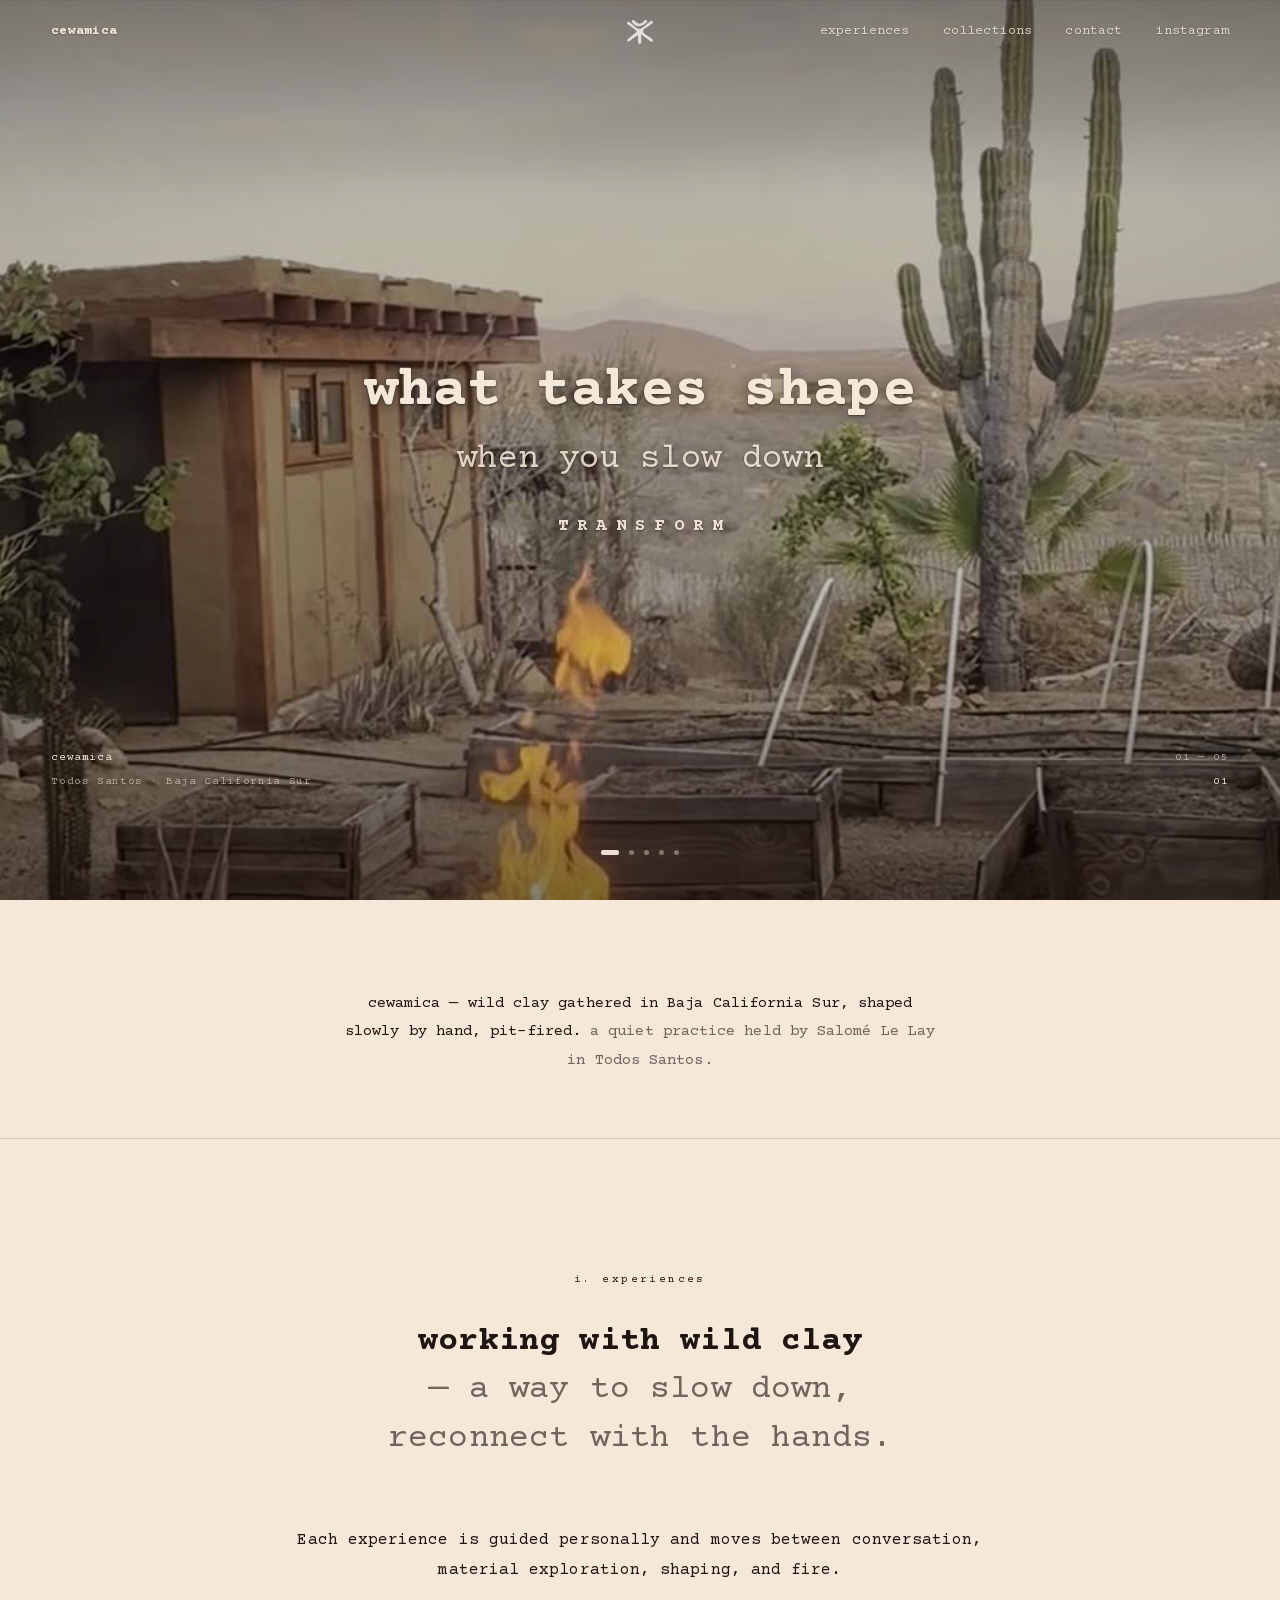
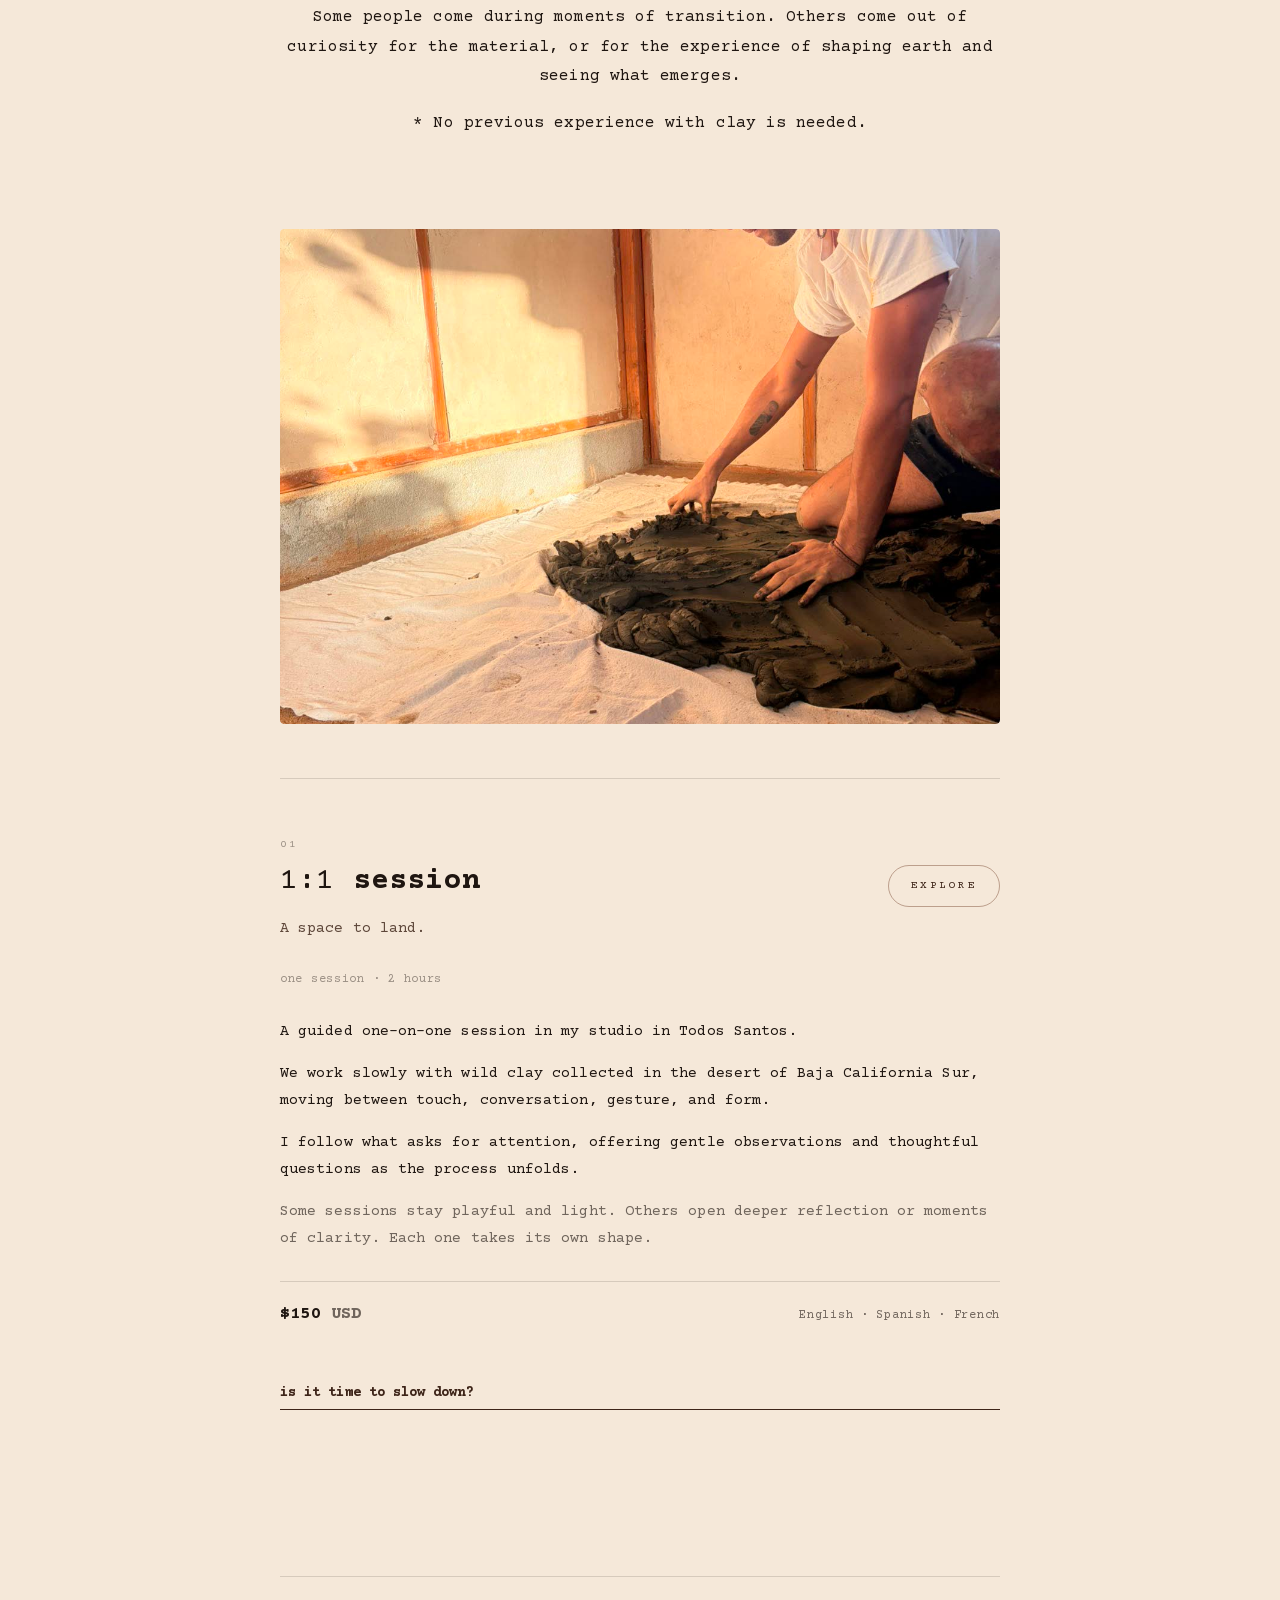
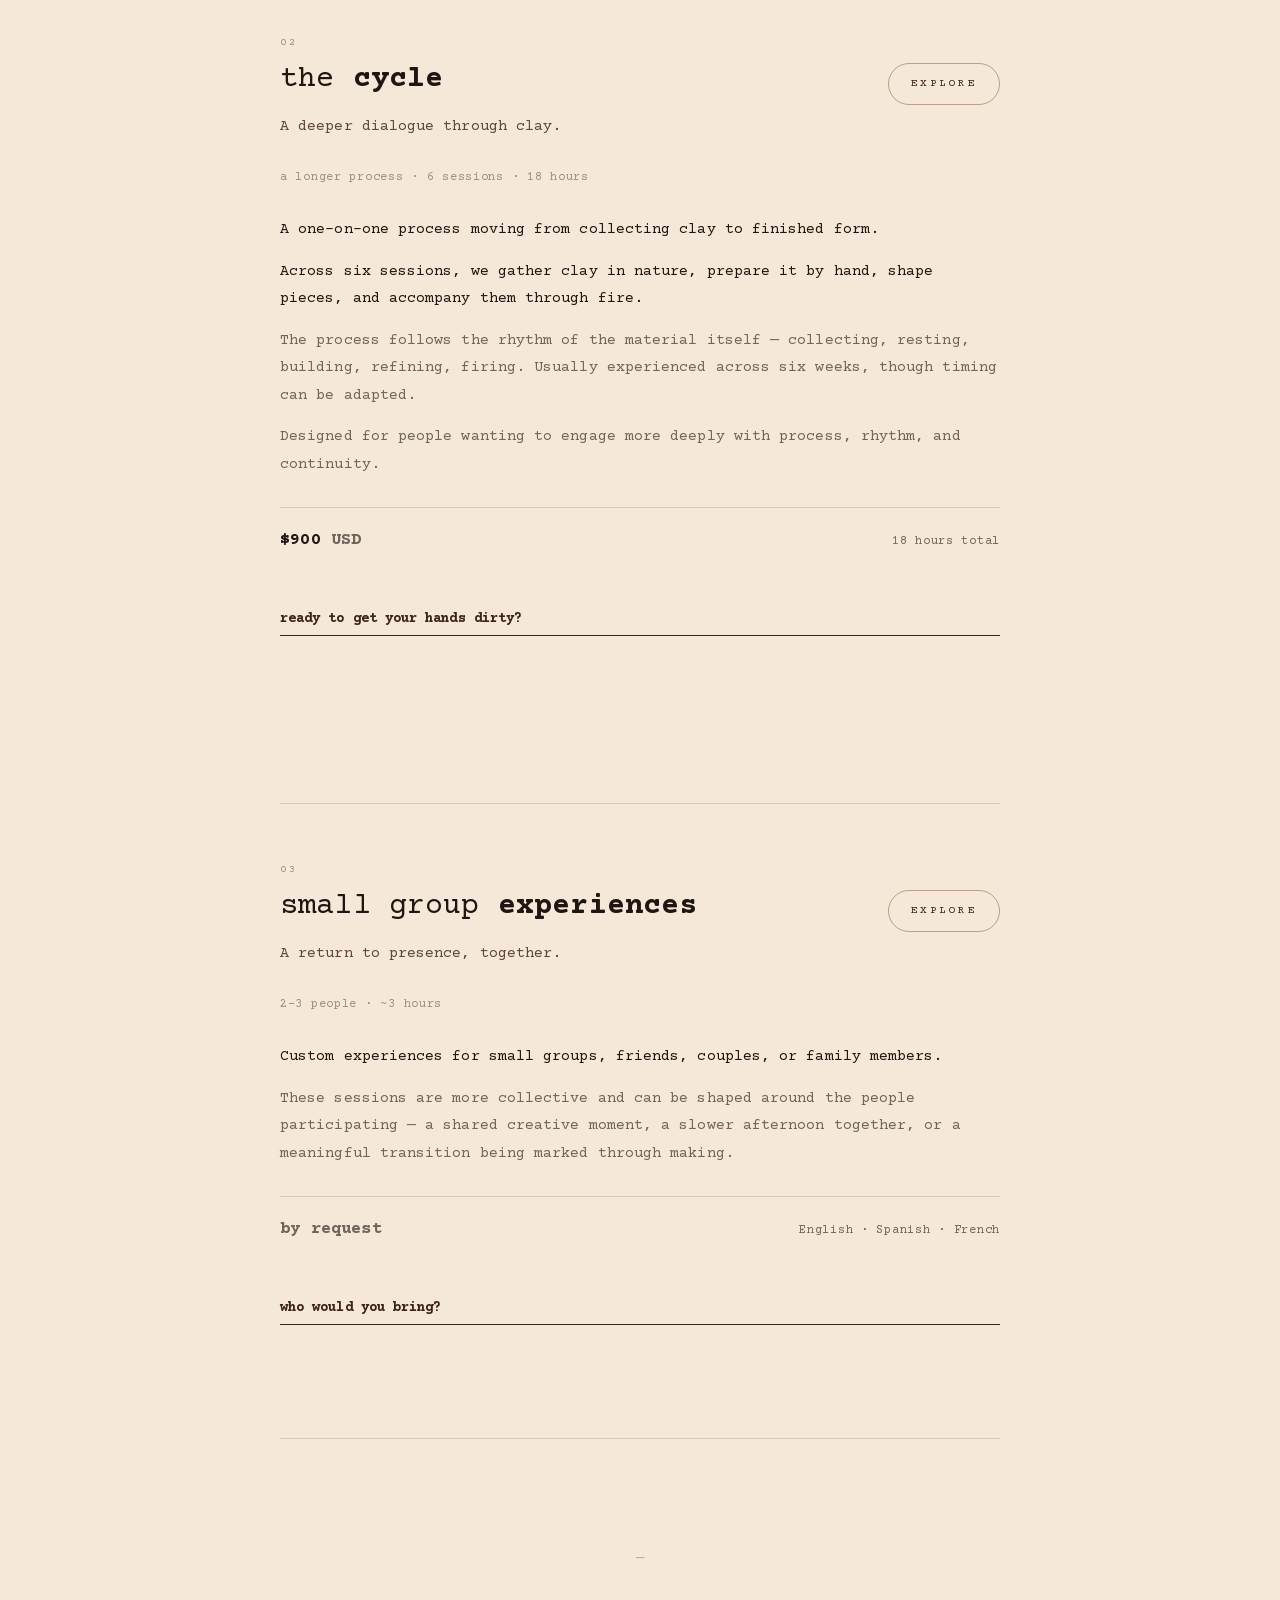
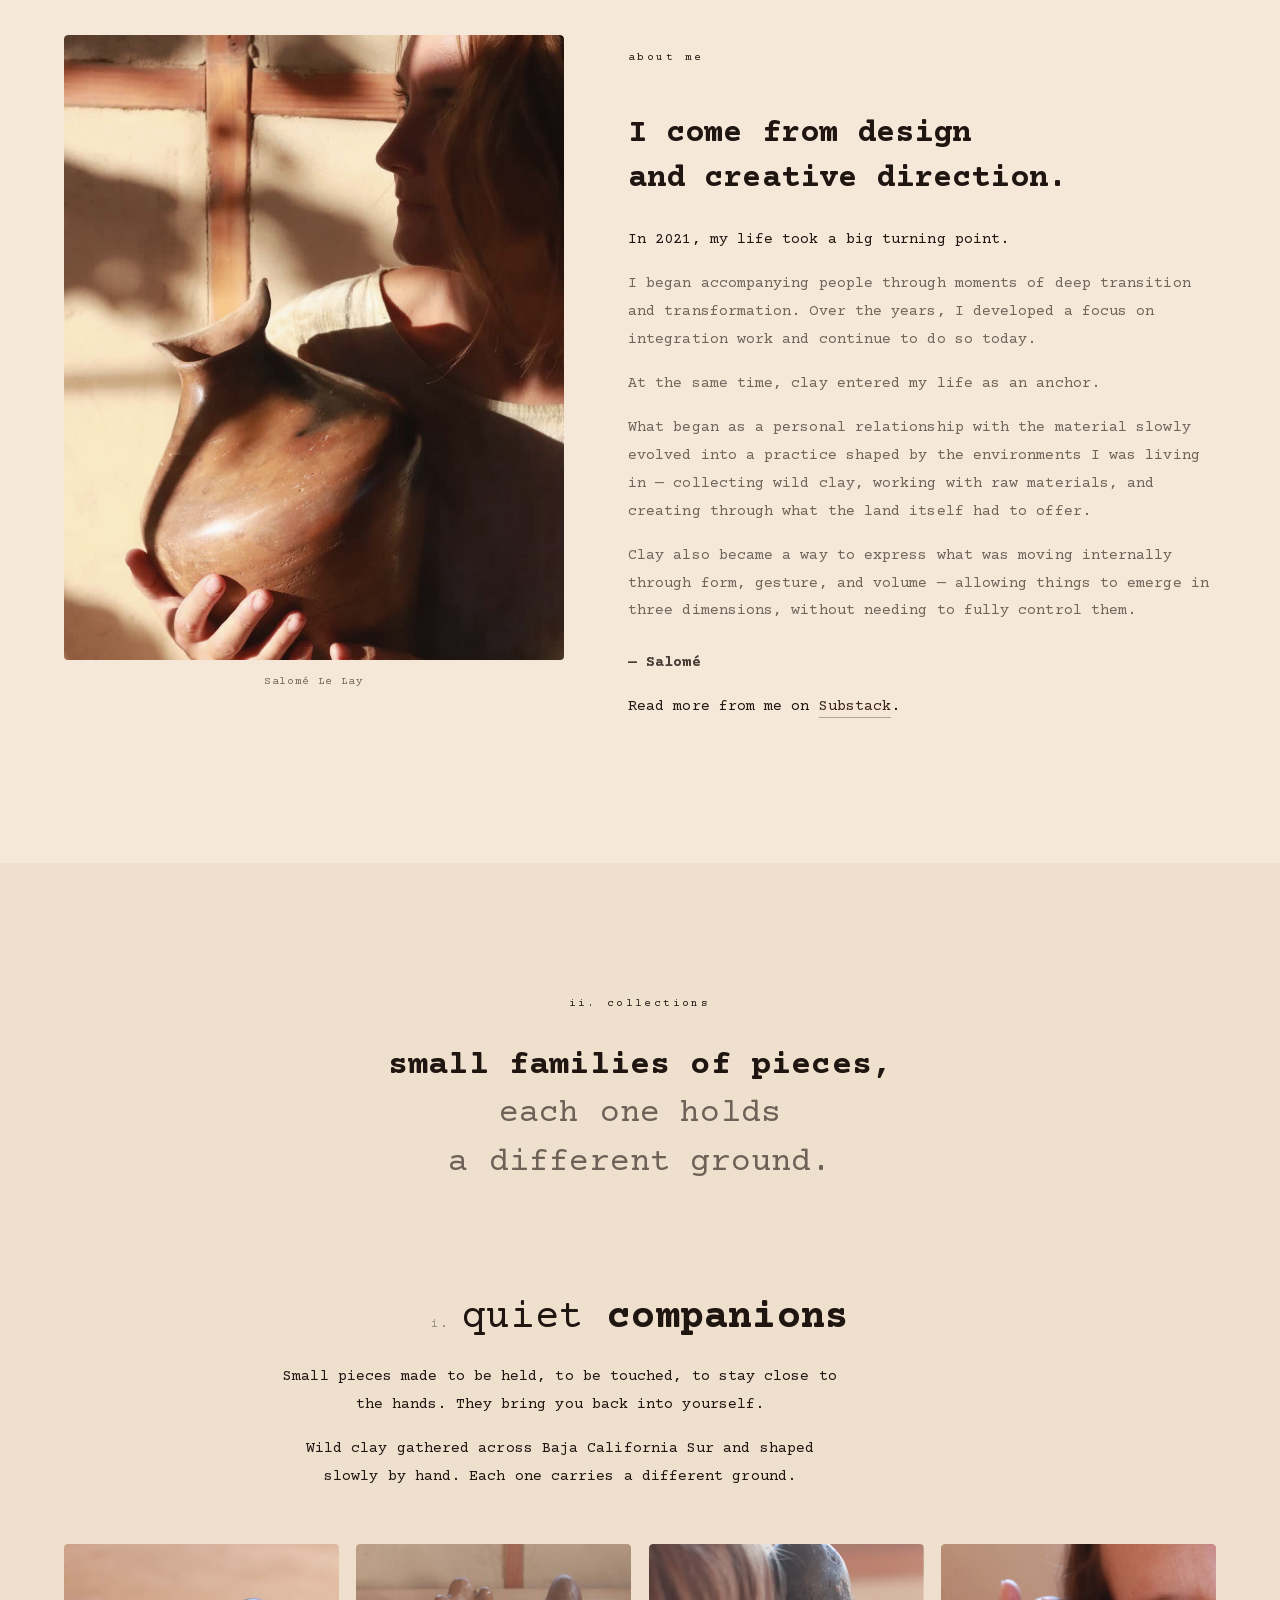
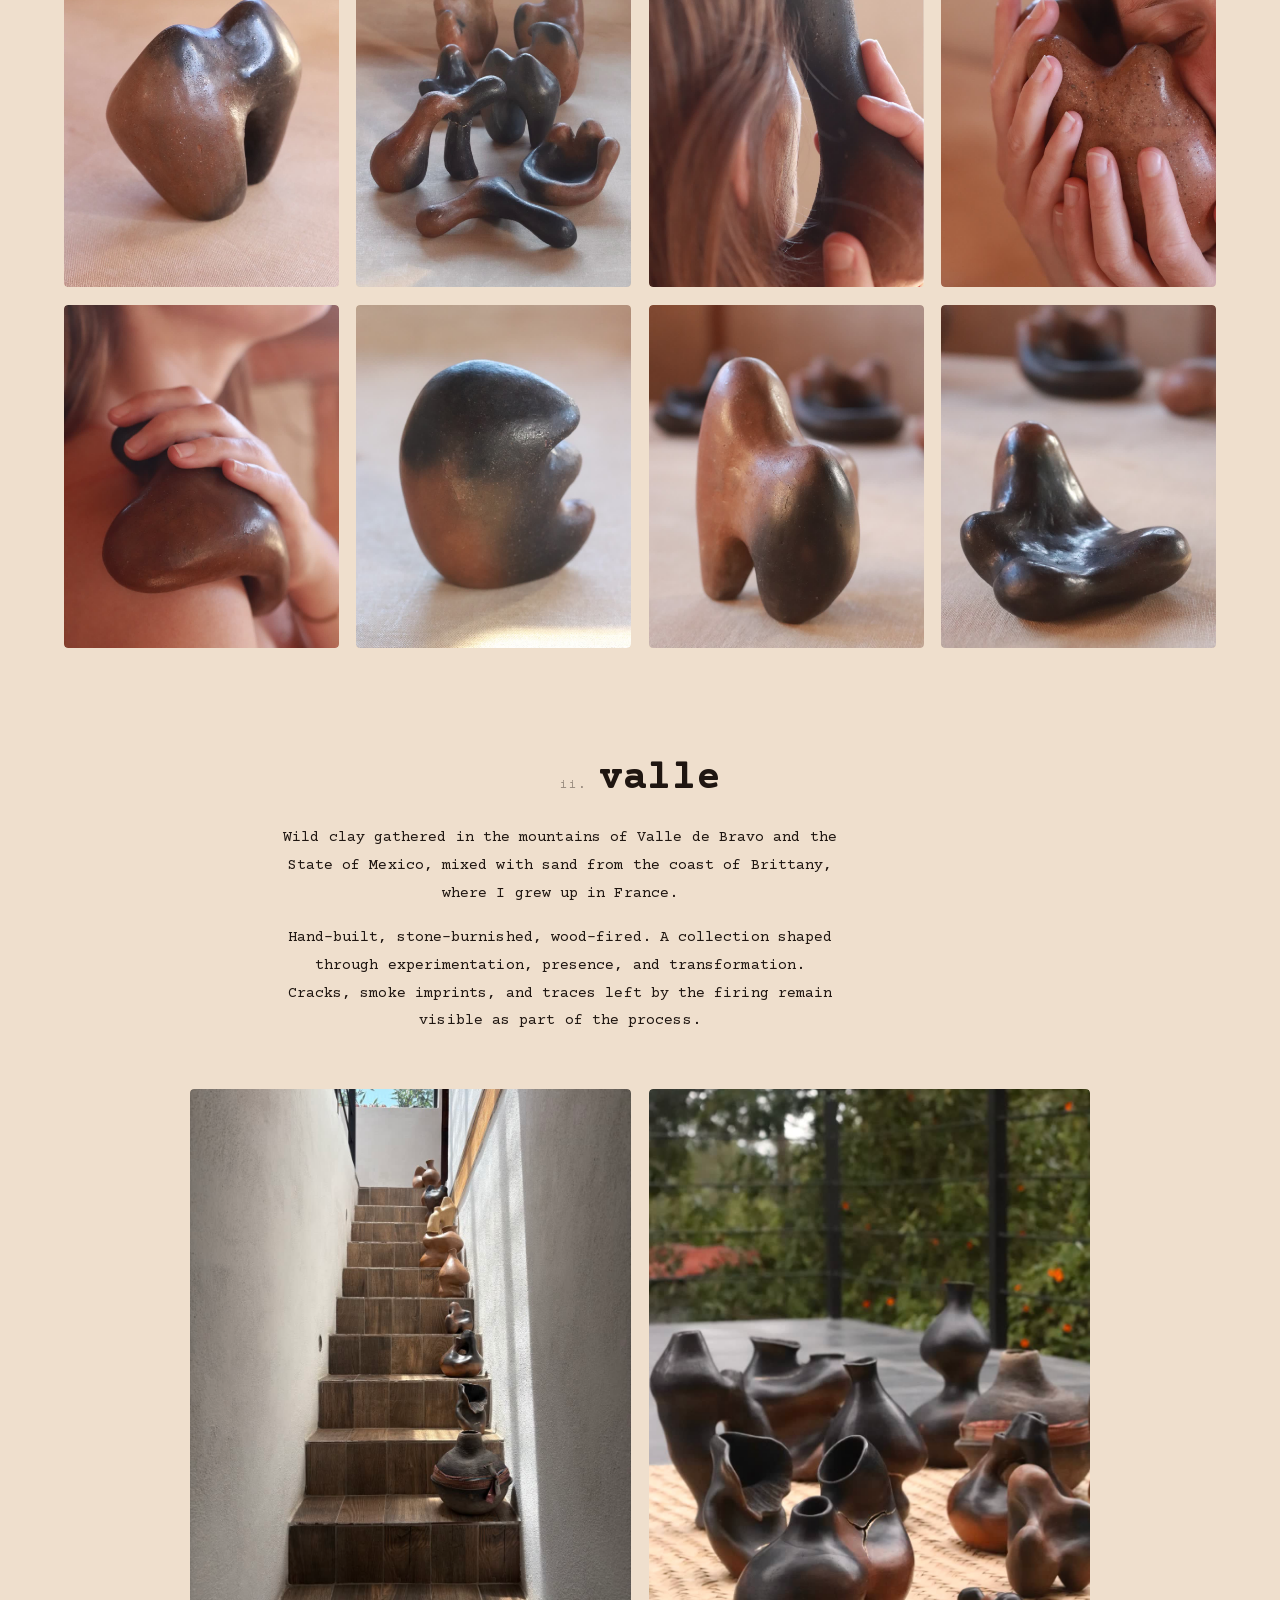
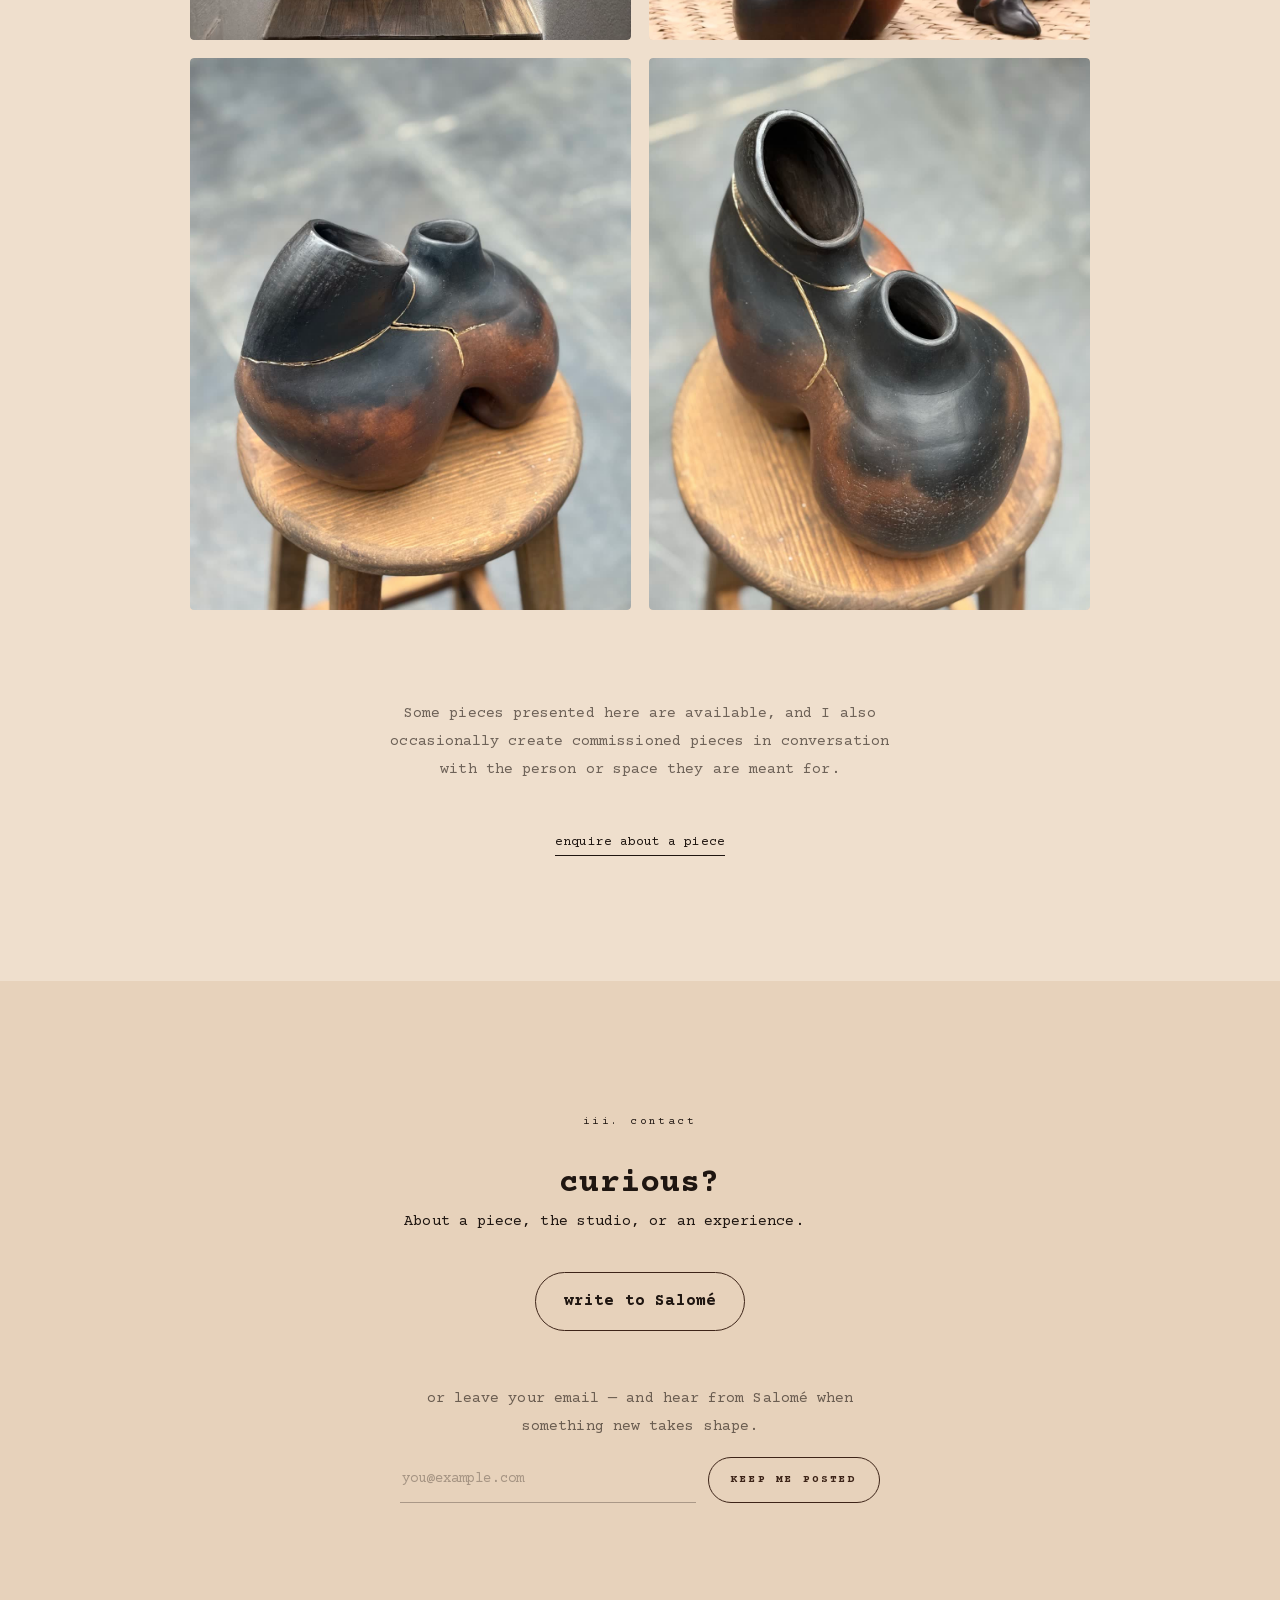
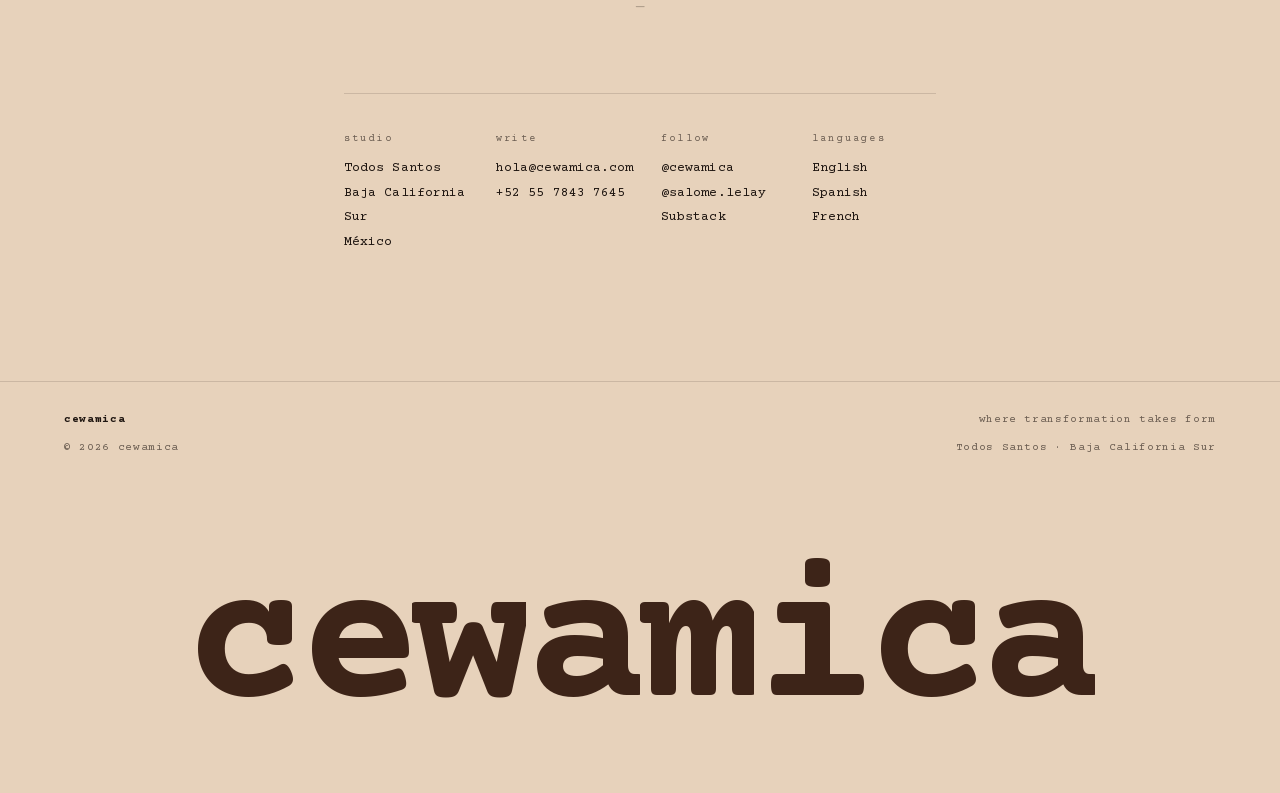
<file: public/index.html>
<!doctype html>
<html lang="en">
<head>
  <meta charset="UTF-8" />
  <meta name="viewport" content="width=device-width, initial-scale=1, viewport-fit=cover" />
  <meta name="theme-color" content="#F4E6D7" />
  <title>cewámica — wild clay · Todos Santos, Baja California Sur</title>
  <meta name="description" content="Cewamica — wild clay gathered in Baja California Sur, shaped by hand, pit-fired. Guided one-on-one sessions with Salomé Le Lay in Todos Santos." />

  <!-- Critical window: ONLY what first paint needs.
       Poster 01 paints the hero instantly; everything else streams in after.
       Fonts are self-hosted woff2 (11KB each) — zero external round-trips. -->
  <link rel="preload" as="image" href="atmospheric/videos/01.jpg" fetchpriority="high" media="(orientation: landscape)" />
  <link rel="preload" as="image" href="atmospheric/videos/vertical/01.jpg" fetchpriority="high" media="(orientation: portrait)" />
  <link rel="preload" as="font" href="fonts/CourierPrime-Regular.woff2" type="font/woff2" crossorigin />
  <link rel="preload" as="font" href="fonts/CourierPrime-Bold.woff2" type="font/woff2" crossorigin />

  <link rel="stylesheet" href="styles.css" />
</head>
<body data-option="2">

  <!-- Scroll progress -->
  <div class="scroll-progress" aria-hidden="true"><span id="scrollProgressBar"></span></div>

  <!-- =============================================================
       NAV — quiet, monospace, lowercase
       ============================================================= -->
  <nav class="nav" aria-label="Primary" id="nav">
    <a class="nav__brand" href="#top" aria-label="Cewamica home">
      <span class="nav__brand-text">cewamica</span>
    </a>

    <div class="nav__center" aria-hidden="true">
      <a href="#top" aria-label="Cewamica">
        <img src="images/logo/icon.svg" alt="" />
      </a>
    </div>

    <div class="nav__links">
      <a class="nav__link" href="#experiences" data-section="experiences">experiences</a>
      <a class="nav__link" href="#collections" data-section="collections">collections</a>
      <a class="nav__link" href="#contact" data-section="contact">contact</a>
      <a class="nav__link" href="https://instagram.com/cewamica" target="_blank" rel="noopener">instagram</a>
    </div>

    <button class="nav__menu-toggle" aria-label="Menu" id="menuToggle"><span></span><span></span></button>
  </nav>

  <!-- Mobile drawer -->
  <div class="mobile-drawer" id="mobileDrawer" aria-hidden="true">
    <div class="mobile-drawer__inner">
      <a href="#experiences" data-close>experiences</a>
      <a href="#collections" data-close>collections</a>
      <a href="#contact" data-close>contact</a>
      <a href="https://instagram.com/cewamica" target="_blank" rel="noopener" data-close>instagram</a>
    </div>
  </div>

  <!-- =============================================================
       HERO — atmospheric video version (option 2)
       ============================================================= -->
  <header class="hero" id="top" aria-label="Cewamica" data-mode="video">

    <div class="hero__slides" id="heroSlides">

      <!-- Salomé's landing order: Transform · Expand · Listen · Explore · Feel.
           Video NN maps 1:1 to slide index (01=transform … 05=feel). -->
      <article class="slide is-active" data-slide="0">
        <video class="slide__video" preload="none" muted playsinline loop
               data-src-landscape="atmospheric/videos/01.mp4"
               data-src-portrait="atmospheric/videos/vertical/01.mp4"
               data-poster-landscape="atmospheric/videos/01.jpg"
               data-poster-portrait="atmospheric/videos/vertical/01.jpg"></video>
        <div class="slide__veil"></div>
      </article>

      <article class="slide" data-slide="1">
        <video class="slide__video" preload="none" muted playsinline loop
               data-src-landscape="atmospheric/videos/02.mp4"
               data-src-portrait="atmospheric/videos/vertical/02.mp4"
               data-poster-landscape="atmospheric/videos/02.jpg"
               data-poster-portrait="atmospheric/videos/vertical/02.jpg"></video>
        <div class="slide__veil"></div>
      </article>

      <article class="slide" data-slide="2">
        <video class="slide__video" preload="none" muted playsinline loop
               data-src-landscape="atmospheric/videos/03.mp4"
               data-src-portrait="atmospheric/videos/vertical/03.mp4"
               data-poster-landscape="atmospheric/videos/03.jpg"
               data-poster-portrait="atmospheric/videos/vertical/03.jpg"></video>
        <div class="slide__veil"></div>
      </article>

      <article class="slide" data-slide="3">
        <video class="slide__video" preload="none" muted playsinline loop
               data-src-landscape="atmospheric/videos/04.mp4"
               data-src-portrait="atmospheric/videos/vertical/04.mp4"
               data-poster-landscape="atmospheric/videos/04.jpg"
               data-poster-portrait="atmospheric/videos/vertical/04.jpg"></video>
        <div class="slide__veil"></div>
      </article>

      <article class="slide" data-slide="4">
        <video class="slide__video" preload="none" muted playsinline loop
               data-src-landscape="atmospheric/videos/05.mp4"
               data-src-portrait="atmospheric/videos/vertical/05.mp4"
               data-poster-landscape="atmospheric/videos/05.jpg"
               data-poster-portrait="atmospheric/videos/vertical/05.jpg"></video>
        <div class="slide__veil"></div>
      </article>

    </div>

    <!-- Centered fragment — Salomé's single line, repeated under every video.
         (Same text per slide is intentional. The line breathes against six
         different Baja landscapes — the meaning settles deeper with each return.) -->
    <div class="hero__fragment" aria-live="polite">
      <div class="frag-stack" id="fragStack">
        <p class="frag is-active" data-frag="0">
          <span class="frag__line frag__line--lead">what takes shape</span>
          <span class="frag__line frag__line--sub">when you slow down</span>
          <span class="frag__word">transform</span>
        </p>
        <p class="frag" data-frag="1">
          <span class="frag__line frag__line--lead">what takes shape</span>
          <span class="frag__line frag__line--sub">when you slow down</span>
          <span class="frag__word">expand</span>
        </p>
        <p class="frag" data-frag="2">
          <span class="frag__line frag__line--lead">what takes shape</span>
          <span class="frag__line frag__line--sub">when you slow down</span>
          <span class="frag__word">listen</span>
        </p>
        <p class="frag" data-frag="3">
          <span class="frag__line frag__line--lead">what takes shape</span>
          <span class="frag__line frag__line--sub">when you slow down</span>
          <span class="frag__word">explore</span>
        </p>
        <p class="frag" data-frag="4">
          <span class="frag__line frag__line--lead">what takes shape</span>
          <span class="frag__line frag__line--sub">when you slow down</span>
          <span class="frag__word">feel</span>
        </p>
      </div>
    </div>

    <!-- Bottom-left meta -->
    <div class="hero__meta hero__meta--bl" aria-hidden="true">
      <span>cewamica</span>
      <span class="dim">Todos Santos · Baja California Sur</span>
    </div>

    <!-- Bottom-right meta — index -->
    <div class="hero__meta hero__meta--br" aria-hidden="true">
      <span class="dim">01 — 05</span>
      <span id="slideIndex">01</span>
    </div>

    <!-- Tiny progress dots, click to jump -->
    <div class="hero__dots" id="heroDots" role="tablist" aria-label="Hero">
      <button class="dot is-active" data-go="0" role="tab" aria-label="transform"></button>
      <button class="dot" data-go="1" role="tab" aria-label="expand"></button>
      <button class="dot" data-go="2" role="tab" aria-label="listen"></button>
      <button class="dot" data-go="3" role="tab" aria-label="explore"></button>
      <button class="dot" data-go="4" role="tab" aria-label="feel"></button>
    </div>

    <a class="scroll-cue" href="#experiences" aria-label="Scroll">
      <span>scroll</span>
      <span class="scroll-cue__line" aria-hidden="true"></span>
    </a>

  </header>

  <!-- =============================================================
       INTRO STRIP — between hero and experiences, breathing room
       ============================================================= -->
  <section class="strip" aria-hidden="true">
    <div class="strip__inner">
      <p class="strip__copy reveal">
        cewamica — wild clay gathered in Baja California Sur,
        shaped slowly by hand, pit-fired. <span class="dim">a quiet practice held by Salomé Le Lay in Todos Santos.</span>
      </p>
    </div>
  </section>

  <!-- =============================================================
       EXPERIENCES
       ============================================================= -->
  <section class="section" id="experiences">
    <div class="section__inner">

      <header class="section__head">
        <span class="eyebrow reveal">i. experiences</span>
        <h2 class="display reveal reveal--delay-1">
          <span class="line">working with wild clay</span>
          <span class="line dim">— a way to slow down,</span>
          <span class="line dim">reconnect with the hands.</span>
        </h2>
      </header>

      <div class="experiences__intro">
        <p class="reveal">
          Each experience is guided personally and moves between conversation,
          material exploration, shaping, and fire.
        </p>
        <p class="reveal reveal--delay-1 dim">
          Some people come during moments of transition. Others come out of curiosity
          for the material, or for the experience of shaping earth and seeing what emerges.
        </p>
        <p class="footnote reveal reveal--delay-2">
          * No previous experience with clay is needed.
        </p>
      </div>

      <!-- Atmospheric strip between intro + offers — the practice, made visible -->
      <figure class="experiences__atmosphere reveal">
        <img src="images/ambient/process-02.jpg" alt="" loading="lazy" />
      </figure>

      <!-- Three offerings -->
      <div class="offers">

        <!-- 1:1 SESSION ============================================ -->
        <article class="offer reveal" data-offer="one-on-one">
          <header class="offer__head">
            <span class="offer__index">01</span>
            <button class="offer__title-btn" type="button"
                    aria-expanded="false" aria-controls="expand-one-on-one">
              <h3 class="offer__title">1:1 <span class="medium">session</span></h3>
              <span class="offer__explore" aria-hidden="true">
                <span class="offer__explore-label offer__explore-label--closed">explore</span><span class="offer__explore-label offer__explore-label--open">close</span>
              </span>
            </button>
            <p class="offer__tagline"><em>A space to land.</em></p>
            <span class="offer__meta">one session · 2 hours</span>
          </header>
          <div class="offer__body">
            <p>A guided one-on-one session in my studio in Todos Santos.</p>
            <p>We work slowly with wild clay collected in the desert of Baja
              California Sur, moving between touch, conversation, gesture, and form.</p>
            <p><em>I follow what asks for attention, offering gentle observations
              and thoughtful questions as the process unfolds.</em></p>
            <p class="dim">Some sessions stay playful and light.
              Others open deeper reflection or moments of clarity.
              Each one takes its own shape.</p>
          </div>
          <footer class="offer__foot">
            <span class="offer__price">$150 <span class="dim">USD</span></span>
            <span class="offer__lang dim">English · Spanish · French</span>
          </footer>
          <a class="offer__whatsapp" href="https://wa.me/5215578437645?text=Hi%20Salom%C3%A9%2C%20is%20it%20time%20to%20slow%20down%3F%20I%27d%20like%20to%20book%20a%201%3A1%20session." target="_blank" rel="noopener">
            <span>is it time to slow down?</span>
          </a>

          <!-- IN-PLACE DISCLOSURE — opens with the explore button above -->
          <section class="offer__expand" id="expand-one-on-one" aria-hidden="true">
            <div class="offer__expand-inner">
              <p class="offer__expand-headline"><em>A space to land.</em></p>
              <div class="offer__gallery" data-gallery-size="3">
                <figure class="offer__media">
                  <video class="offer__media-video" preload="none" muted playsinline loop
                         data-poster="atmospheric/galleries/one-on-one/01.jpg"
                         data-src="atmospheric/galleries/one-on-one/01.mp4"></video>
                </figure>
                <figure class="offer__media">
                  <video class="offer__media-video" preload="none" muted playsinline loop
                         data-poster="atmospheric/galleries/one-on-one/02.jpg"
                         data-src="atmospheric/galleries/one-on-one/02.mp4"></video>
                </figure>
                <figure class="offer__media">
                  <video class="offer__media-video" preload="none" muted playsinline loop
                         data-poster="atmospheric/galleries/one-on-one/03.jpg"
                         data-src="atmospheric/galleries/one-on-one/03.mp4"></video>
                </figure>
              </div>
              <div class="offer__quotes">
                <blockquote class="offer__quote">
                  <p>“It's so easy for me to get caught up in everything. I hadn't realized
                  how much I needed this. I left calmer, more present and more like myself.”</p>
                  <footer class="offer__quote-by">— Caroline, France</footer>
                </blockquote>
                <blockquote class="offer__quote">
                  <p>“I don't often make time for myself like this. It felt so good to explore
                  with clay in hands and simply be.”</p>
                  <footer class="offer__quote-by">— Andrea, Uruguay</footer>
                </blockquote>
              </div>
              <a class="offer__expand-cta" href="https://wa.me/5215578437645?text=Hi%20Salom%C3%A9%2C%20is%20it%20time%20to%20slow%20down%3F%20I%27d%20like%20to%20book%20a%201%3A1%20session." target="_blank" rel="noopener">
                <span>is it time to slow down?</span>
              </a>
              <button class="offer__expand-close" type="button" aria-label="close">close ×</button>
            </div>
          </section>
        </article>

        <!-- THE CYCLE ============================================== -->
        <article class="offer reveal reveal--delay-1" data-offer="cycle">
          <header class="offer__head">
            <span class="offer__index">02</span>
            <button class="offer__title-btn" type="button"
                    aria-expanded="false" aria-controls="expand-cycle">
              <h3 class="offer__title">the <span class="medium">cycle</span></h3>
              <span class="offer__explore" aria-hidden="true">
                <span class="offer__explore-label offer__explore-label--closed">explore</span><span class="offer__explore-label offer__explore-label--open">close</span>
              </span>
            </button>
            <p class="offer__tagline"><em>A deeper dialogue through clay.</em></p>
            <span class="offer__meta">a longer process · 6 sessions · 18 hours</span>
          </header>
          <div class="offer__body">
            <p>A one-on-one process moving from collecting clay to finished form.</p>
            <p>Across six sessions, we gather clay in nature, prepare it by hand,
              shape pieces, and accompany them through fire.</p>
            <p class="dim">The process follows the rhythm of the material itself —
              collecting, resting, building, refining, firing.
              Usually experienced across six weeks, though timing can be adapted.</p>
            <p class="dim">Designed for people wanting to engage more deeply
              with process, rhythm, and continuity.</p>
          </div>
          <footer class="offer__foot">
            <span class="offer__price">$900 <span class="dim">USD</span></span>
            <span class="offer__lang dim">18 hours total</span>
          </footer>
          <a class="offer__whatsapp" href="https://wa.me/5215578437645?text=Hi%20Salom%C3%A9%2C%20I%27m%20ready%20to%20get%20my%20hands%20dirty.%20Tell%20me%20about%20the%20Cycle." target="_blank" rel="noopener">
            <span>ready to get your hands dirty?</span>
          </a>

          <section class="offer__expand" id="expand-cycle" aria-hidden="true">
            <div class="offer__expand-inner">
              <p class="offer__expand-headline"><em>A deeper dialogue through clay.</em></p>
              <div class="offer__gallery" data-gallery-size="5">
                <figure class="offer__media">
                  <video class="offer__media-video" preload="none" muted playsinline loop
                         data-poster="atmospheric/galleries/cycle/01.jpg"
                         data-src="atmospheric/galleries/cycle/01.mp4"></video>
                </figure>
                <figure class="offer__media">
                  <video class="offer__media-video" preload="none" muted playsinline loop
                         data-poster="atmospheric/galleries/cycle/02.jpg"
                         data-src="atmospheric/galleries/cycle/02.mp4"></video>
                </figure>
                <figure class="offer__media">
                  <video class="offer__media-video" preload="none" muted playsinline loop
                         data-poster="atmospheric/galleries/cycle/03.jpg"
                         data-src="atmospheric/galleries/cycle/03.mp4"></video>
                </figure>
                <figure class="offer__media">
                  <video class="offer__media-video" preload="none" muted playsinline loop
                         data-poster="atmospheric/galleries/cycle/04.jpg"
                         data-src="atmospheric/galleries/cycle/04.mp4"></video>
                </figure>
                <figure class="offer__media">
                  <video class="offer__media-video" preload="none" muted playsinline loop
                         data-poster="atmospheric/galleries/cycle/05.jpg"
                         data-src="atmospheric/galleries/cycle/05.mp4"></video>
                </figure>
              </div>
              <div class="offer__quotes">
                <blockquote class="offer__quote">
                  <p>“I came because I wanted to learn about wild clay. I didn't expect
                  the process to teach me so much about myself…”</p>
                  <footer class="offer__quote-by">— Lucia, Argentina</footer>
                </blockquote>
                <blockquote class="offer__quote">
                  <p>“Learning to transform clay from the ground completely changed
                  the way I think about ceramics.”</p>
                  <footer class="offer__quote-by">— Ismael, Mexico</footer>
                </blockquote>
              </div>
              <a class="offer__expand-cta" href="https://wa.me/5215578437645?text=Hi%20Salom%C3%A9%2C%20I%27m%20ready%20to%20get%20my%20hands%20dirty.%20Tell%20me%20about%20the%20Cycle." target="_blank" rel="noopener">
                <span>ready to get your hands dirty?</span>
              </a>
              <button class="offer__expand-close" type="button" aria-label="close">close ×</button>
            </div>
          </section>
        </article>

        <!-- SMALL GROUP =========================================== -->
        <article class="offer reveal reveal--delay-2" data-offer="group">
          <header class="offer__head">
            <span class="offer__index">03</span>
            <button class="offer__title-btn" type="button"
                    aria-expanded="false" aria-controls="expand-group">
              <h3 class="offer__title">small group <span class="medium">experiences</span></h3>
              <span class="offer__explore" aria-hidden="true">
                <span class="offer__explore-label offer__explore-label--closed">explore</span><span class="offer__explore-label offer__explore-label--open">close</span>
              </span>
            </button>
            <p class="offer__tagline"><em>A return to presence, together.</em></p>
            <span class="offer__meta">2–3 people · ~3 hours</span>
          </header>
          <div class="offer__body">
            <p>Custom experiences for small groups, friends, couples, or family members.</p>
            <p class="dim">These sessions are more collective and can be shaped around the
              people participating — a shared creative moment, a slower afternoon together,
              or a meaningful transition being marked through making.</p>
          </div>
          <footer class="offer__foot">
            <span class="offer__price dim">by request</span>
            <span class="offer__lang dim">English · Spanish · French</span>
          </footer>
          <a class="offer__whatsapp" href="https://wa.me/5215578437645?text=Hi%20Salom%C3%A9%2C%20who%20would%20I%20bring%3F%20Tell%20me%20about%20the%20group%20experience." target="_blank" rel="noopener">
            <span>who would you bring?</span>
          </a>

          <section class="offer__expand" id="expand-group" aria-hidden="true">
            <div class="offer__expand-inner">
              <p class="offer__expand-headline"><em>A return to presence, together.</em></p>
              <div class="offer__gallery" data-gallery-size="3">
                <figure class="offer__media">
                  <video class="offer__media-video" preload="none" muted playsinline loop
                         data-poster="atmospheric/galleries/group/01.jpg"
                         data-src="atmospheric/galleries/group/01.mp4"></video>
                </figure>
                <figure class="offer__media">
                  <video class="offer__media-video" preload="none" muted playsinline loop
                         data-poster="atmospheric/galleries/group/02.jpg"
                         data-src="atmospheric/galleries/group/02.mp4"></video>
                </figure>
                <figure class="offer__media">
                  <video class="offer__media-video" preload="none" muted playsinline loop
                         data-poster="atmospheric/galleries/group/03.jpg"
                         data-src="atmospheric/galleries/group/03.mp4"></video>
                </figure>
              </div>
              <div class="offer__quotes">
                <blockquote class="offer__quote">
                  <p>“We came expecting to spend an afternoon working with clay.
                  We left with a memory we will carry for a long time.”</p>
                  <footer class="offer__quote-by">— Marta &amp; Felipe, Spain</footer>
                </blockquote>
                <blockquote class="offer__quote">
                  <p>“It's hard to explain what happened that day. I'm still grateful for it.”</p>
                  <footer class="offer__quote-by">— Hannah, United States</footer>
                </blockquote>
              </div>
              <a class="offer__expand-cta" href="https://wa.me/5215578437645?text=Hi%20Salom%C3%A9%2C%20who%20would%20I%20bring%3F%20Tell%20me%20about%20the%20group%20experience." target="_blank" rel="noopener">
                <span>who would you bring?</span>
              </a>
              <button class="offer__expand-close" type="button" aria-label="close">close ×</button>
            </div>
          </section>
        </article>

      </div>

      <!-- About me — embedded inside Experiences -->
      <div class="about">
        <div class="about__divider"><span>—</span></div>

        <div class="about__grid">

          <figure class="about__media reveal">
            <img src="images/about/salome.jpg" alt="Salomé Le Lay" loading="lazy" />
            <figcaption class="dim">Salomé Le Lay</figcaption>
          </figure>

          <div class="about__copy">
            <span class="eyebrow reveal">about me</span>
            <h3 class="about__title reveal reveal--delay-1">
              <span class="line">I come from design</span>
              <span class="line">and creative direction.</span>
            </h3>
            <div class="about__body reveal reveal--delay-1">
              <p>
                In 2021, my life took a big turning point.
              </p>
              <p class="dim">
                I began accompanying people through moments of deep transition
                and transformation. Over the years, I developed a focus on
                integration work and continue to do so today.
              </p>
              <p class="dim">
                At the same time, clay entered my life as an anchor.
              </p>
              <p class="dim">
                What began as a personal relationship with the material slowly
                evolved into a practice shaped by the environments I was living
                in — collecting wild clay, working with raw materials, and
                creating through what the land itself had to offer.
              </p>
              <p class="dim">
                Clay also became a way to express what was moving internally
                through form, gesture, and volume — allowing things to emerge
                in three dimensions, without needing to fully control them.
              </p>
              <p class="signature">— Salomé</p>
              <p class="about__substack">
                Read more from me on
                <a href="https://salomlelay.substack.com/?utm_source=cewamica&utm_medium=web&utm_content=about"
                   target="_blank" rel="noopener">Substack</a>.
              </p>
            </div>
          </div>

        </div>
      </div>

    </div>
  </section>

  <!-- =============================================================
       COLLECTIONS
       ============================================================= -->
  <section class="section section--collections" id="collections">
    <div class="section__inner">

      <header class="section__head">
        <span class="eyebrow reveal">ii. collections</span>
        <h2 class="display reveal reveal--delay-1">
          <span class="line">small families of pieces,</span>
          <span class="line dim">each one holds</span>
          <span class="line dim">a different ground.</span>
        </h2>
      </header>

      <!-- QUIET COMPANIONS -->
      <article class="collection">
        <header class="collection__head">
          <div class="collection__title-row">
            <span class="collection__index">i.</span>
            <h3 class="collection__title reveal">quiet <span class="medium">companions</span></h3>
          </div>
          <p class="collection__lede reveal reveal--delay-1">
            Small pieces made to be held, to be touched,
            to stay close to the hands. They bring you back into yourself.
          </p>
          <p class="collection__lede dim reveal reveal--delay-2">
            Wild clay gathered across Baja California Sur and shaped slowly by hand.
            Each one carries a different ground.
          </p>
        </header>

        <div class="collection__grid">
          <figure class="piece"><img src="images/quiet/companion-hero.jpg" alt="" loading="lazy"><figcaption><span>i</span> companion · lead piece</figcaption></figure>
          <figure class="piece"><img src="images/quiet/quiet-02.jpg" alt="" loading="lazy"><figcaption><span>ii</span> pescadero · 12 × 13</figcaption></figure>
          <figure class="piece"><img src="images/quiet/quiet-03.jpg" alt="" loading="lazy"><figcaption><span>iii</span> la torre · 13 × 14</figcaption></figure>
          <figure class="piece"><img src="images/quiet/quiet-05.jpg" alt="" loading="lazy"><figcaption><span>iv</span> sierra · 11 × 12</figcaption></figure>
          <figure class="piece"><img src="images/quiet/quiet-06.jpg" alt="" loading="lazy"><figcaption><span>v</span> lecho · 14 × 15</figcaption></figure>
          <figure class="piece"><img src="images/quiet/quiet-07.jpg" alt="" loading="lazy"><figcaption><span>vi</span> pacífico · 10 × 11</figcaption></figure>
          <figure class="piece"><img src="images/quiet/quiet-09.jpg" alt="" loading="lazy"><figcaption><span>vii</span> cardón · 13 × 14</figcaption></figure>
          <figure class="piece"><img src="images/quiet/quiet-10.jpg" alt="" loading="lazy"><figcaption><span>viii</span> salobre · 12 × 12</figcaption></figure>
        </div>
      </article>

      <!-- VALLE -->
      <article class="collection">
        <header class="collection__head">
          <div class="collection__title-row">
            <span class="collection__index">ii.</span>
            <h3 class="collection__title reveal"><span class="medium">valle</span></h3>
          </div>
          <p class="collection__lede reveal reveal--delay-1">
            Wild clay gathered in the mountains of Valle de Bravo and the State of Mexico,
            mixed with sand from the coast of Brittany, where I grew up in France.
          </p>
          <p class="collection__lede dim reveal reveal--delay-2">
            Hand-built, stone-burnished, wood-fired.
            A collection shaped through experimentation, presence, and transformation.
            Cracks, smoke imprints, and traces left by the firing remain visible as part of the process.
          </p>
        </header>

        <div class="collection__grid collection__grid--large">
          <figure class="piece"><img src="images/valle/valle-02.jpg" alt="" loading="lazy"><figcaption><span>i</span> cardón · large</figcaption></figure>
          <figure class="piece"><img src="images/valle/valle-01.jpg" alt="" loading="lazy"><figcaption><span>ii</span> vertical</figcaption></figure>
          <figure class="piece"><img src="images/valle/valle-03.jpg" alt="" loading="lazy"><figcaption><span>iii</span> vessel</figcaption></figure>
          <figure class="piece"><img src="images/valle/valle-04.jpg" alt="" loading="lazy"><figcaption><span>iv</span> detail</figcaption></figure>
        </div>
      </article>

      <div class="collection__note reveal">
        <p class="collection__note-text dim">
          Some pieces presented here are available, and I also occasionally create
          commissioned pieces in conversation with the person or space they are meant for.
        </p>
        <a href="mailto:hola@cewamica.com" class="collection__enquire">enquire about a piece</a>
      </div>

    </div>
  </section>

  <!-- =============================================================
       CONTACT
       ============================================================= -->
  <section class="section section--contact" id="contact">
    <div class="section__inner section__inner--center">

      <span class="eyebrow reveal">iii. contact</span>

      <h2 class="display reveal reveal--delay-1">
        <span class="line">curious?</span>
      </h2>

      <p class="contact__lede reveal reveal--delay-2 dim">
        About a piece, the studio, or an experience.
      </p>

      <div class="contact__cta-wrap reveal reveal--delay-2">
        <a class="contact__cta" href="mailto:hola@cewamica.com">
          write to Salomé
        </a>
      </div>

      <!-- Email capture — the quiet path: leave an address, Salomé writes back.
           Posts to FormSubmit (delivers to hola@cewamica.com, no backend). -->
      <div class="signup reveal reveal--delay-3">
        <p class="signup__lede dim">
          or leave your email — and hear from Salomé when something new takes shape.
        </p>
        <form class="signup__form" id="signupForm"
              action="https://formsubmit.co/ajax/hola@cewamica.com" method="POST" novalidate>
          <input type="text" name="_honey" class="signup__honey" tabindex="-1" autocomplete="off" aria-hidden="true" />
          <input type="hidden" name="_subject" value="cewamica — someone left their email" />
          <input type="hidden" name="_captcha" value="false" />
          <label class="signup__label" for="signupEmail">your email</label>
          <div class="signup__row">
            <input class="signup__input" id="signupEmail" type="email" name="email"
                   placeholder="you@example.com" required autocomplete="email" inputmode="email" />
            <button class="signup__btn" type="submit">keep me posted</button>
          </div>
          <p class="signup__msg" id="signupMsg" role="status" aria-live="polite"></p>
        </form>
      </div>

      <div class="contact__sep" aria-hidden="true">—</div>

      <div class="contact__details">
        <div class="contact__col reveal">
          <span class="contact__label dim">studio</span>
          <p>Todos Santos<br>Baja California Sur<br>México</p>
        </div>
        <div class="contact__col reveal reveal--delay-1">
          <span class="contact__label dim">write</span>
          <p>
            <a href="mailto:hola@cewamica.com">hola@cewamica.com</a><br>
            <a href="tel:+5215578437645">+52 55 7843 7645</a>
          </p>
        </div>
        <div class="contact__col reveal reveal--delay-2">
          <span class="contact__label dim">follow</span>
          <p>
            <a href="https://instagram.com/cewamica" target="_blank" rel="noopener">@cewamica</a><br>
            <a href="https://instagram.com/salome.lelay" target="_blank" rel="noopener">@salome.lelay</a><br>
            <a href="https://salomlelay.substack.com/?utm_source=cewamica&utm_medium=web&utm_content=footer" target="_blank" rel="noopener">Substack</a>
          </p>
        </div>
        <div class="contact__col reveal reveal--delay-3">
          <span class="contact__label dim">languages</span>
          <p>English<br>Spanish<br>French</p>
        </div>
      </div>

    </div>
  </section>

  <!-- =============================================================
       FOOTER — quiet typewritten signature
       ============================================================= -->
  <footer class="foot">
    <div class="foot__inner">
      <div class="foot__row">
        <span class="foot__wordmark">cewamica</span>
        <span class="dim">where transformation takes form</span>
      </div>
      <div class="foot__row">
        <span class="dim">© 2026 cewamica</span>
        <span class="dim">Todos Santos · Baja California Sur</span>
      </div>
    </div>

    <!-- Giant wordmark sign-off — letters stagger up from below on scroll into view -->
    <div class="foot__giant" aria-hidden="true">
      <span class="giant-wordmark" data-text="cewamica">
        <span class="gw__letter" style="--idx:0"><span>c</span></span>
        <span class="gw__letter" style="--idx:1"><span>e</span></span>
        <span class="gw__letter" style="--idx:2"><span>w</span></span>
        <span class="gw__letter" style="--idx:3"><span>a</span></span>
        <span class="gw__letter" style="--idx:4"><span>m</span></span>
        <span class="gw__letter" style="--idx:5"><span>i</span></span>
        <span class="gw__letter" style="--idx:6"><span>c</span></span>
        <span class="gw__letter" style="--idx:7"><span>a</span></span>
      </span>
    </div>
  </footer>

  <script src="main.js" defer></script>
</body>
</html>
</file>
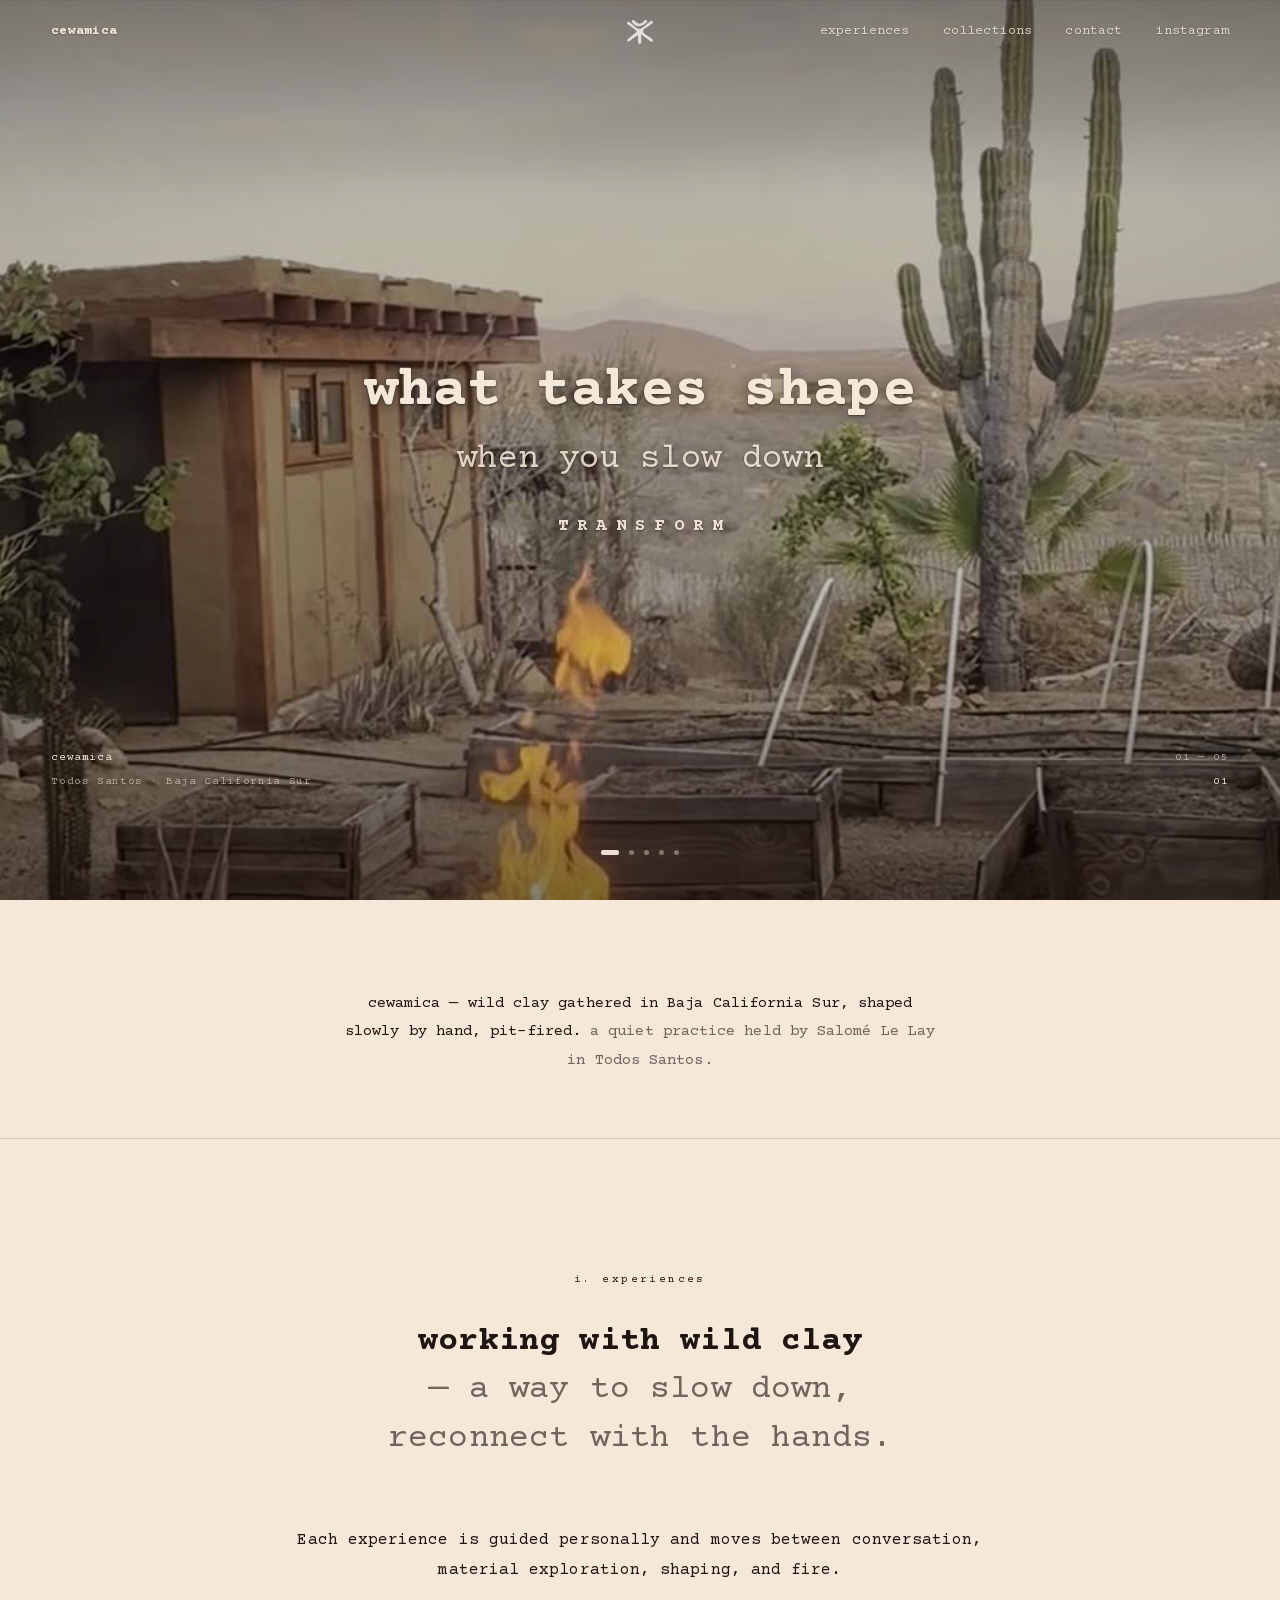
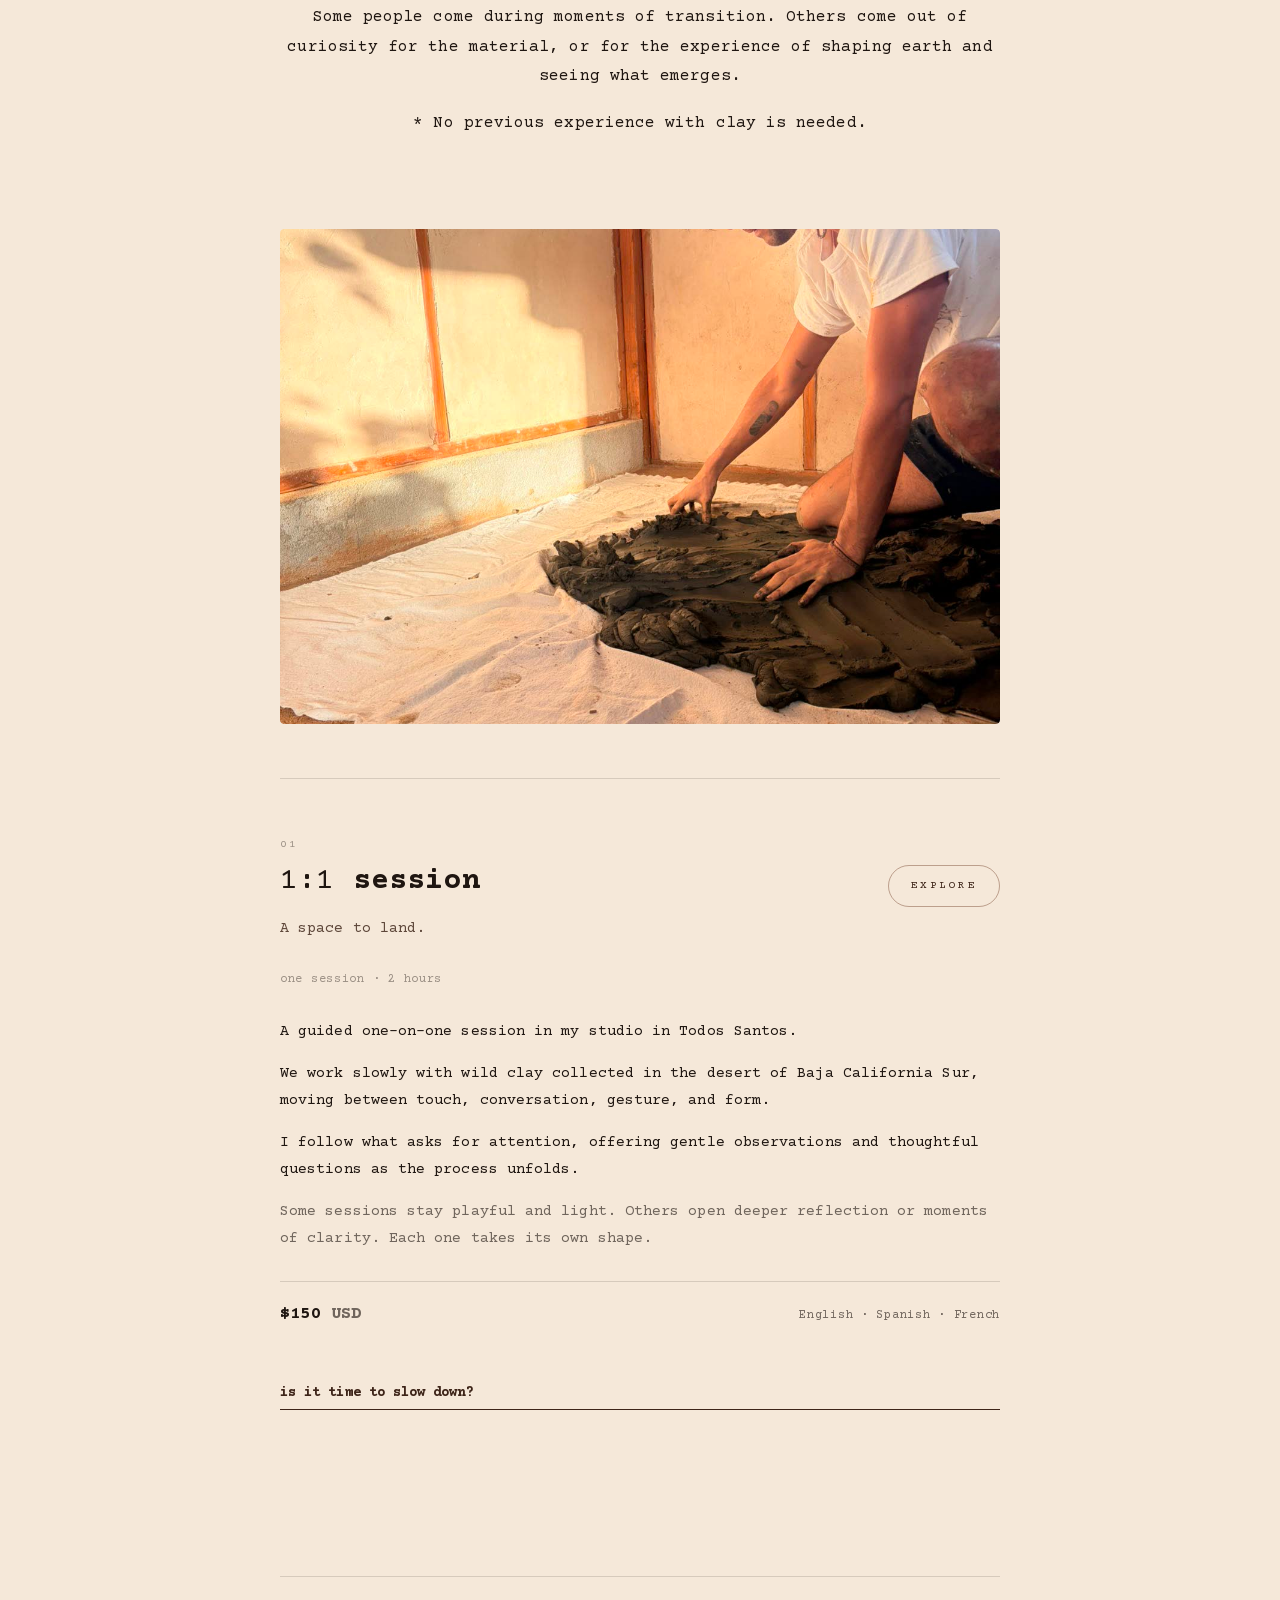
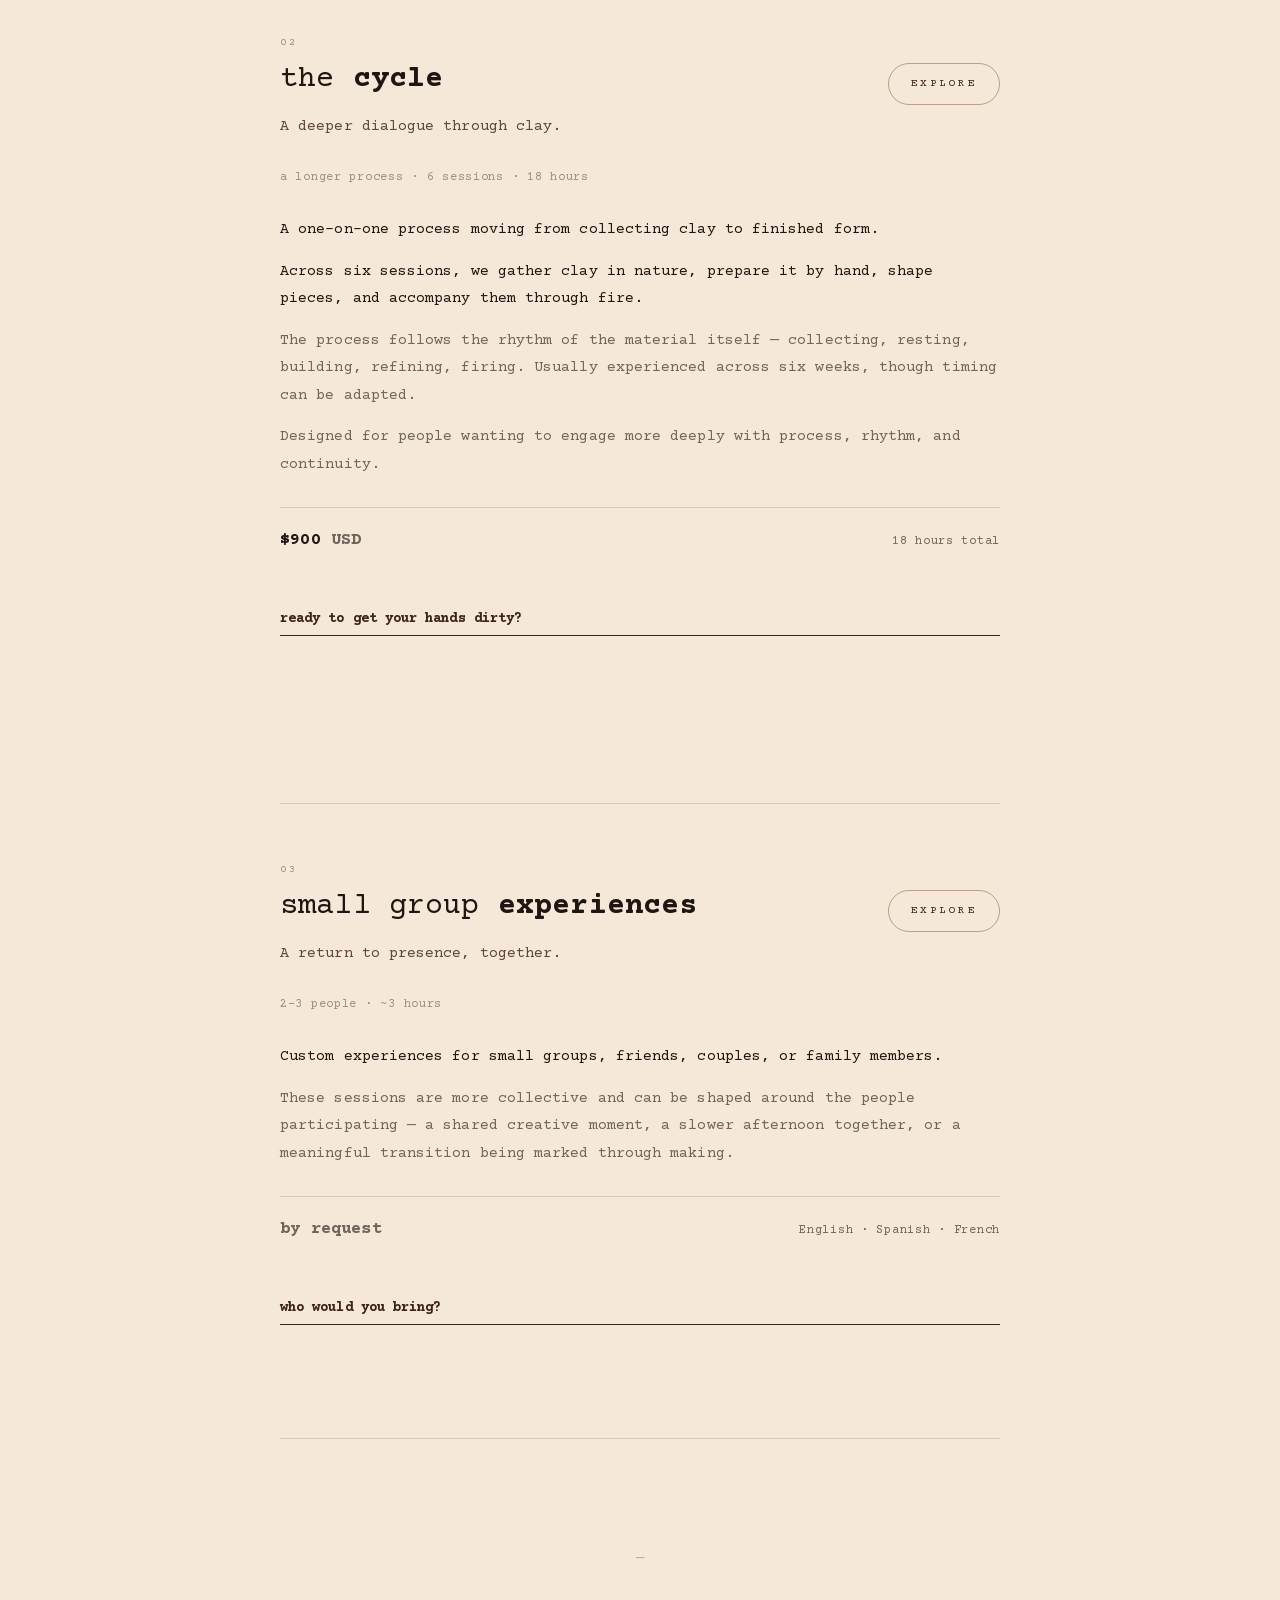
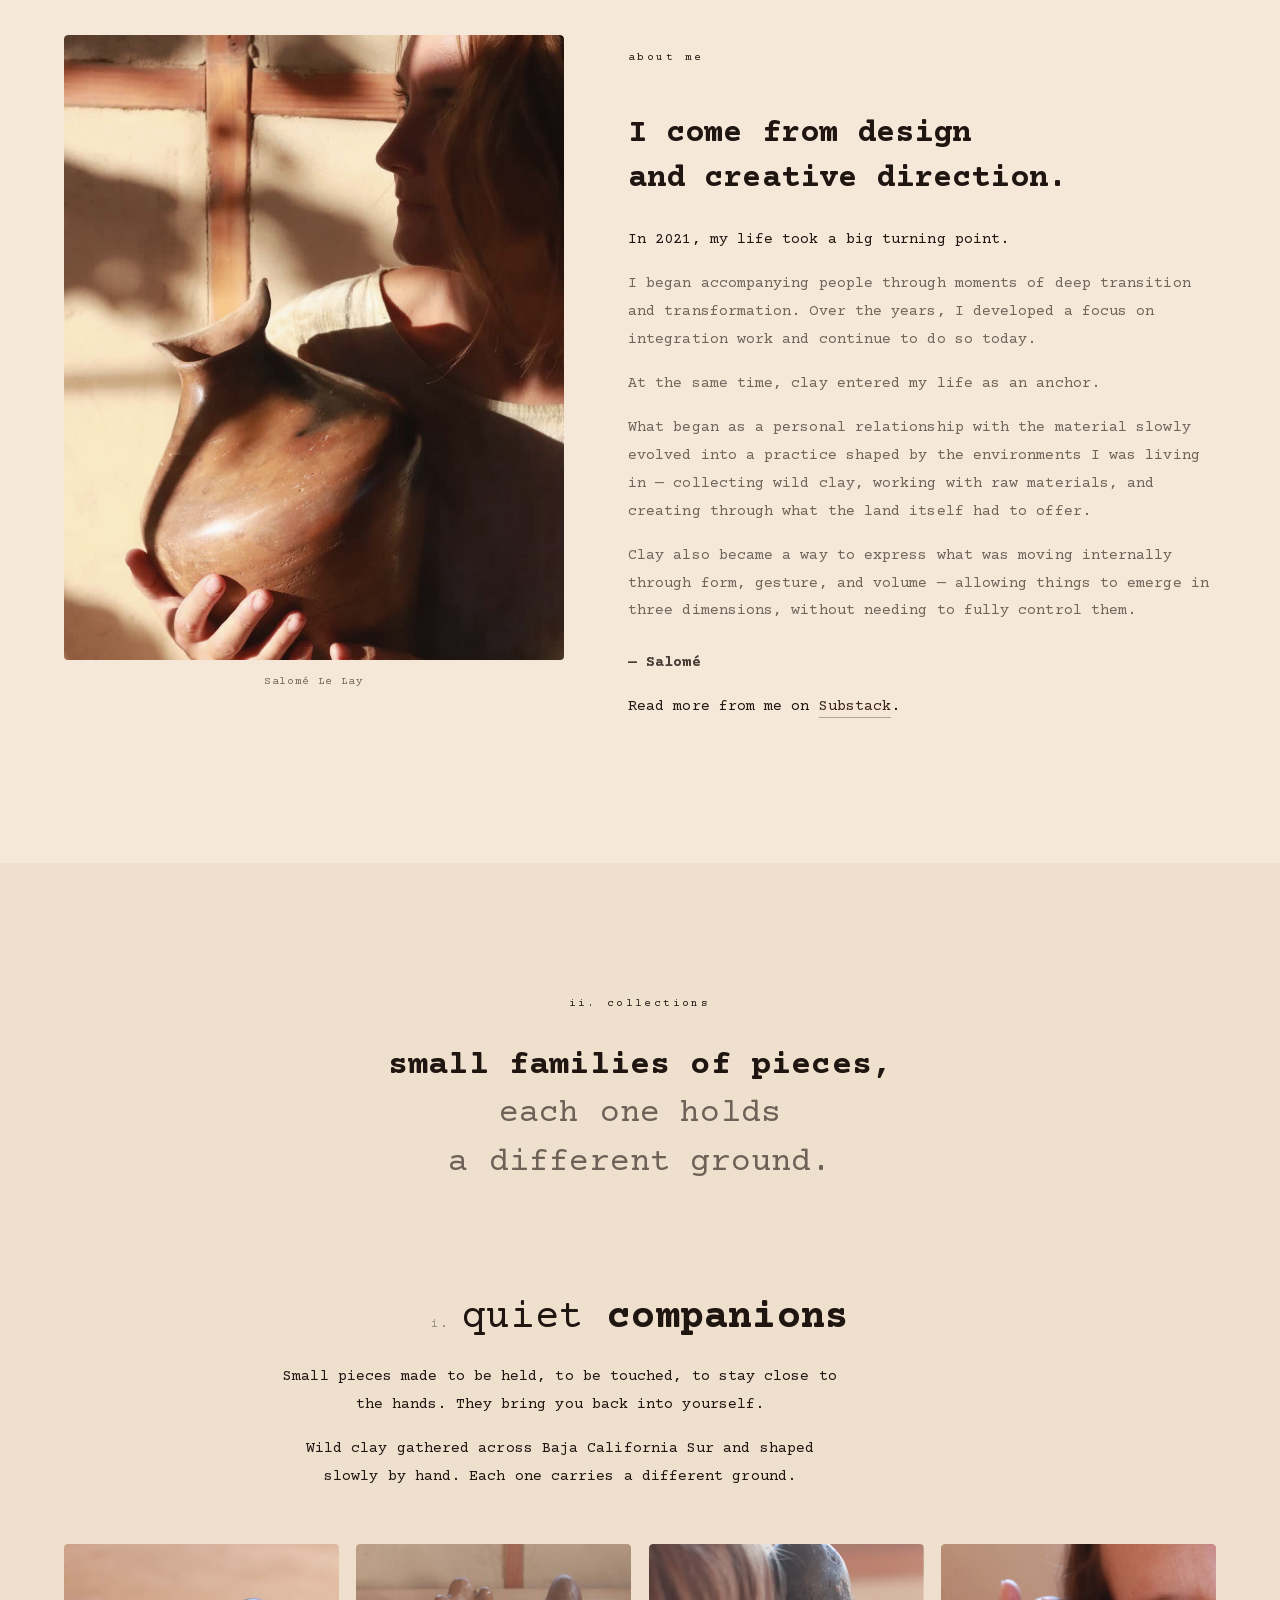
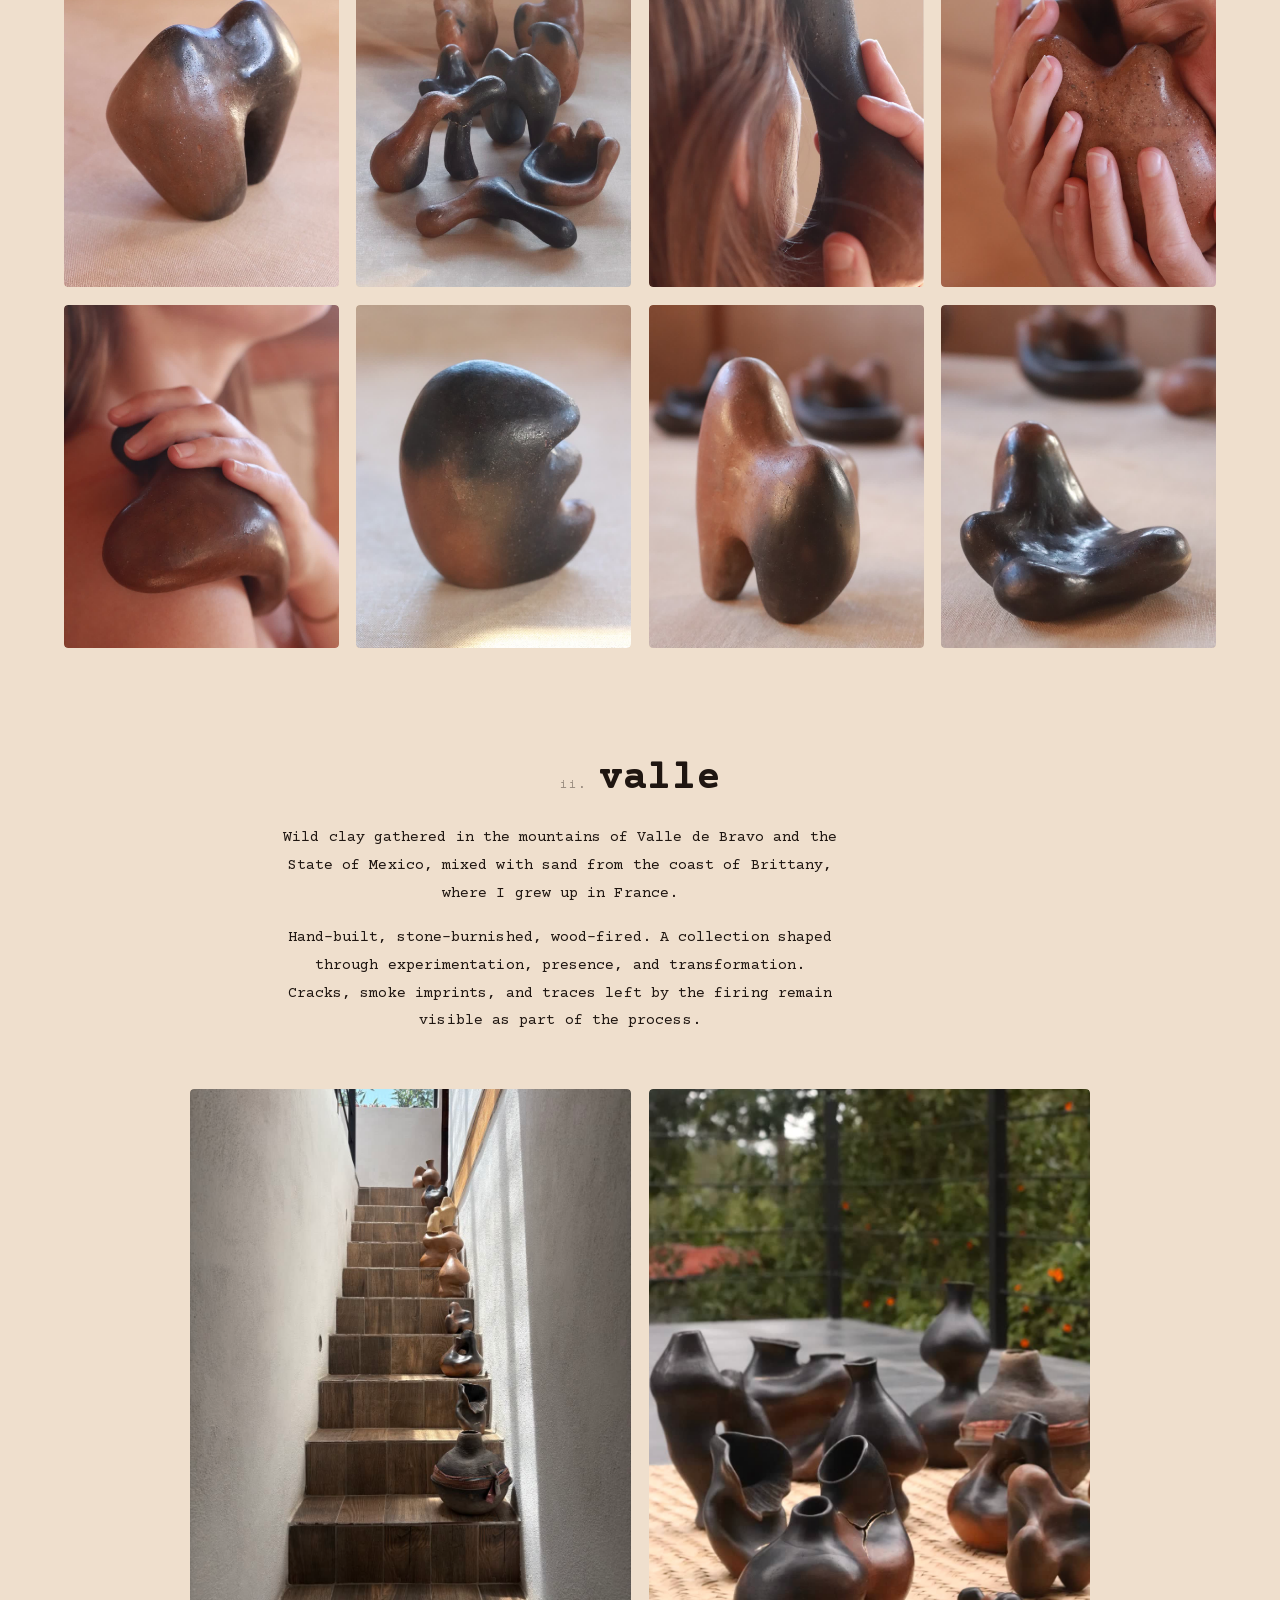
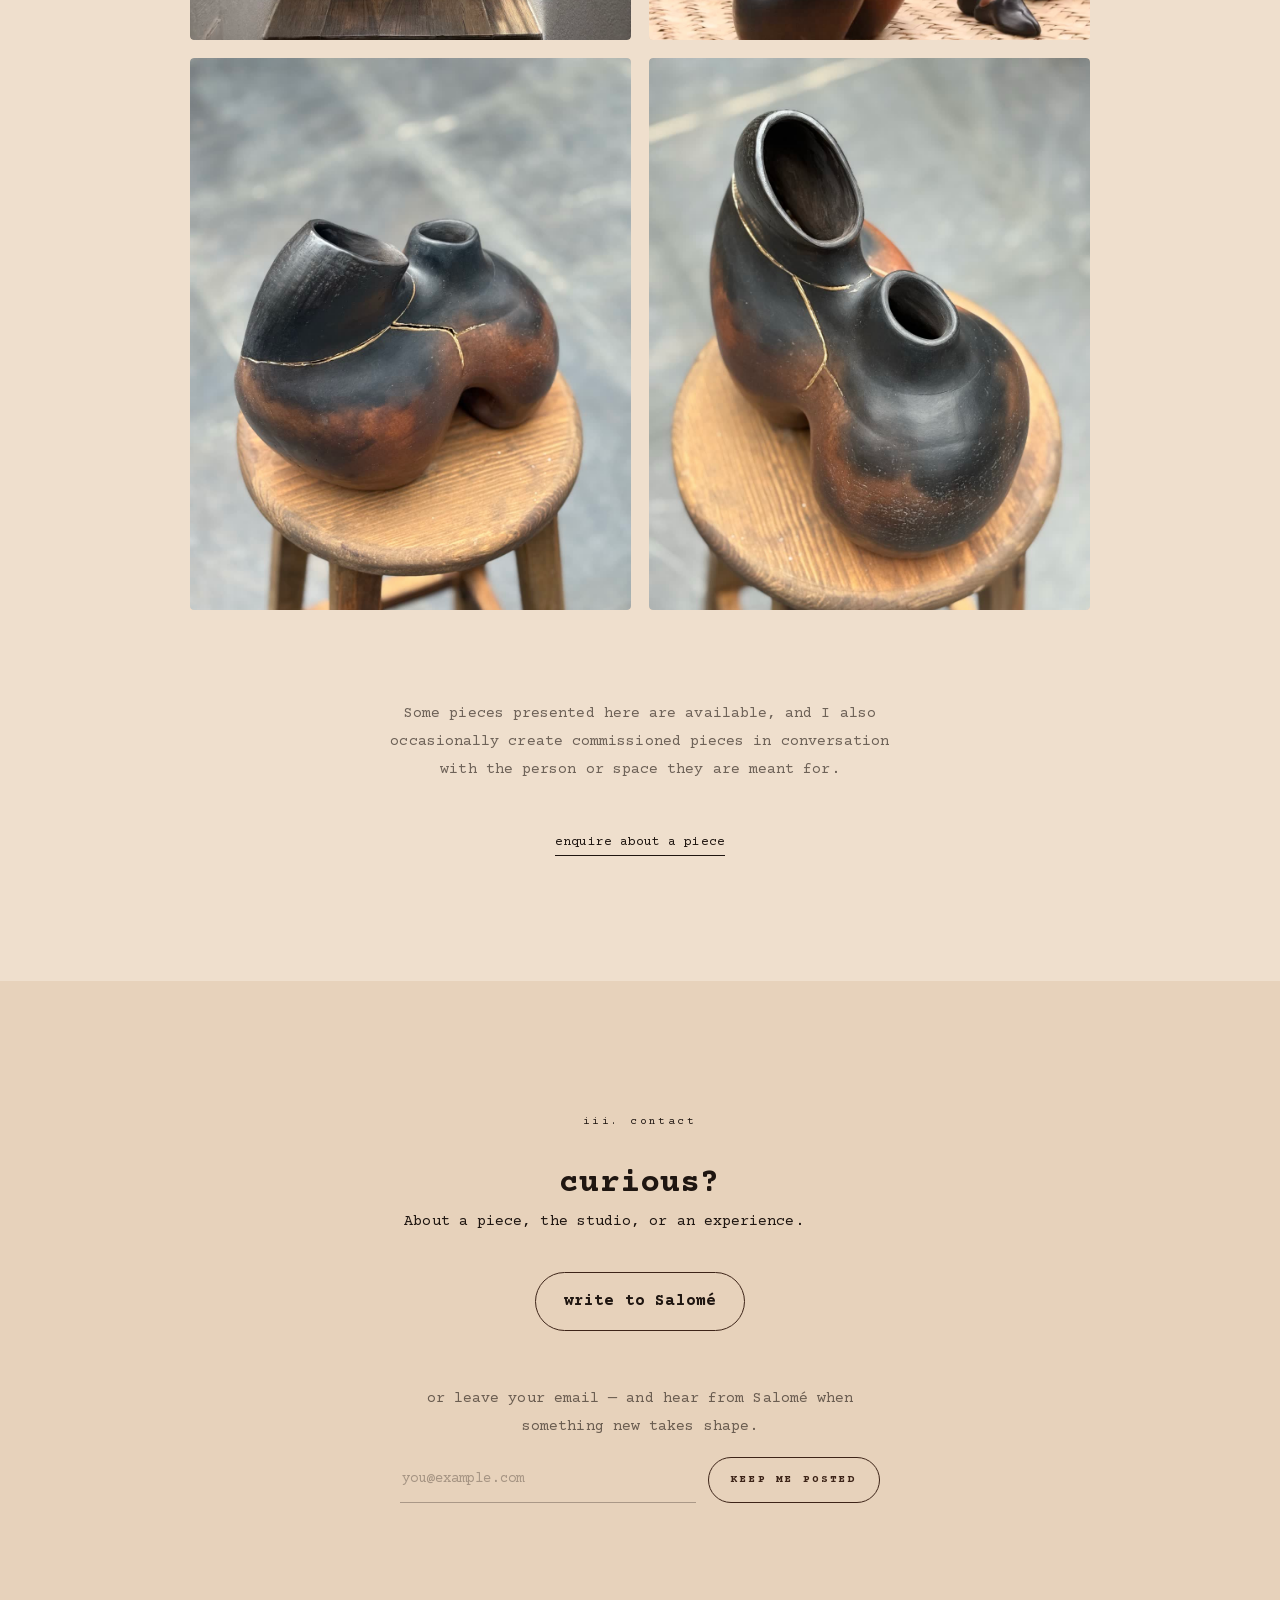
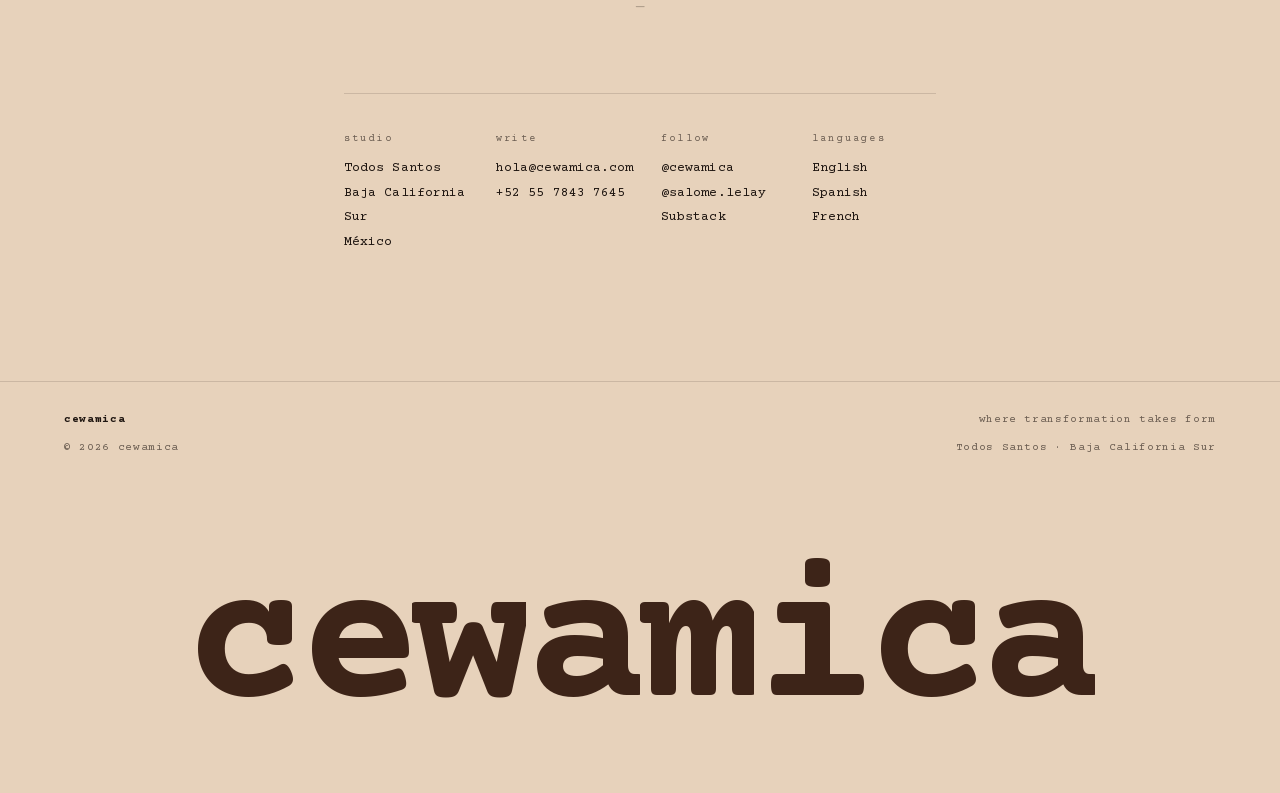
<file: public/atmospheric.html>
<!doctype html>
<html lang="en">
<head>
  <meta charset="UTF-8" />
  <title>cewámica</title>
  <meta http-equiv="refresh" content="0; url=./" />
  <link rel="canonical" href="./" />
  <script>location.replace('./');</script>
</head>
<body></body>
</html>
</file>
<file: public/styles.css>
/* ==========================================================================
   CEWÁMICA — design system v2
   typewriter monospace · opacity-led hierarchy · breathing space
   ========================================================================== */

/* ---------- FONTS ---------- */
@font-face {
  font-family: 'Typewriter';
  src: url('fonts/Typewriter-Regular.otf') format('opentype');
  font-weight: 400;
  font-style: normal;
  font-display: swap;
}
@font-face {
  font-family: 'Typewriter';
  src: url('fonts/Typewriter-Medium.otf') format('opentype');
  font-weight: 600;
  font-style: normal;
  font-display: swap;
}
/* Courier Prime — self-hosted woff2 (11KB each), no external round-trips.
   Latin subset only; italics intentionally absent (site is italic-free). */
@font-face {
  font-family: 'Courier Prime';
  src: url('fonts/CourierPrime-Regular.woff2') format('woff2');
  font-weight: 400;
  font-style: normal;
  font-display: swap;
}
@font-face {
  font-family: 'Courier Prime';
  src: url('fonts/CourierPrime-Bold.woff2') format('woff2');
  font-weight: 700;
  font-style: normal;
  font-display: swap;
}

/* ---------- TOKENS ---------- */
:root {
  /* Warm cream palette — feminine, calm */
  --bg:        #F5E8D9;          /* page background — like aged paper */
  --bg-soft:   #EFDFCD;          /* secondary surfaces */
  --bg-deep:   #E7D2BB;          /* contact area */
  --ink:       #1F1611;          /* near-black, warm-brown */
  --clay:      #3D2418;          /* deep clay accents */
  --orange:    #C24A2A;          /* whisper accent — used very sparingly */
  --cream:     #F7ECDF;          /* light type on clay fills (hover/active) */

  /* Opacity-led hierarchy */
  --o-100: 1.0;
  --o-85:  0.82;
  --o-65:  0.62;
  --o-45:  0.42;
  --o-30:  0.28;

  --font: 'Typewriter', ui-monospace, 'Courier New', monospace;

  --max: 1280px;
  --col-narrow: 540px;    /* letter-width column */
  --col-mid: 720px;
  --gutter: clamp(24px, 5vw, 64px);

  --ease-soft: cubic-bezier(0.22, 1, 0.36, 1);
  --ease-quiet: cubic-bezier(0.65, 0, 0.35, 1);

  --line: 1px solid rgba(31, 22, 17, 0.14);
}

/* ---------- BASE ---------- */
*, *::before, *::after { box-sizing: border-box; }
html, body { margin: 0; padding: 0; }
html {
  scroll-behavior: smooth;
  -webkit-font-smoothing: antialiased;
  -moz-osx-font-smoothing: grayscale;
  background: var(--bg);
}
body {
  font-family: var(--font);
  font-weight: 400;
  font-size: 15px;
  line-height: 1.8;
  letter-spacing: 0.005em;
  color: var(--ink);
  background: var(--bg);
  overflow-x: hidden;
}
img, svg { max-width: 100%; display: block; }
a { color: inherit; text-decoration: none; transition: opacity 0.4s var(--ease-soft); }
a:hover { opacity: 0.6; }
strong { font-weight: 600; }
button { font: inherit; background: none; border: 0; padding: 0; cursor: pointer; color: inherit; }
::selection { background: rgba(194, 74, 42, 0.22); color: var(--ink); }

/* Opacity dimming */
.dim { opacity: var(--o-65); }
.medium { font-weight: 600; }

/* ---------- SCROLL PROGRESS ---------- */
.scroll-progress {
  position: fixed; left: 0; right: 0; top: 0;
  height: 1px;
  background: rgba(31, 22, 17, 0.06);
  z-index: 100;
}
.scroll-progress span {
  display: block; height: 100%; width: 0;
  background: var(--ink);
  opacity: 0.5;
  transition: width 0.15s linear;
}

/* ==========================================================================
   NAV
   ========================================================================== */
.nav {
  position: fixed; left: 0; right: 0; top: 0;
  z-index: 60;
  display: grid;
  grid-template-columns: 1fr auto 1fr;
  align-items: center;
  padding: 20px clamp(20px, 4vw, 56px);
  color: var(--ink);
  pointer-events: none;
  transition: background 0.5s var(--ease-soft), backdrop-filter 0.5s var(--ease-soft);
}
.nav > * { pointer-events: auto; }
.nav.is-scrolled {
  background: rgba(245, 232, 217, 0.78);
  backdrop-filter: blur(12px);
  -webkit-backdrop-filter: blur(12px);
  border-bottom: var(--line);
}
/* Over hero — light text on dark photos */
.nav:not(.is-scrolled) { color: #F5E8D9; }
.nav:not(.is-scrolled) .nav__center img { filter: brightness(0) invert(1); opacity: 0.75; }

.nav__brand {
  font-family: var(--font);
  font-size: 13px;
  letter-spacing: 0.02em;
}
.nav__brand-text { font-weight: 600; }

.nav__center { display: inline-flex; justify-content: center; }
.nav__center img {
  height: 24px; width: auto;
  transition: opacity 0.4s var(--ease-soft);
}
.nav:not(.is-scrolled) .nav__brand,
.nav:not(.is-scrolled) .nav__link {
  text-shadow: 0 1px 2px rgba(0,0,0,0.22);
}

.nav__links {
  display: flex; gap: clamp(18px, 2.6vw, 36px);
  justify-content: flex-end;
  font-size: 13px;
  letter-spacing: 0.01em;
}
.nav__link {
  position: relative;
  opacity: var(--o-85);
  transition: opacity 0.4s var(--ease-soft);
}
.nav__link::after {
  content: ""; position: absolute;
  left: 0; right: 0; bottom: -4px;
  height: 1px;
  background: currentColor;
  transform: scaleX(0); transform-origin: right;
  transition: transform 0.5s var(--ease-soft);
  opacity: 0.6;
}
.nav__link:hover { opacity: 1; }
.nav__link:hover::after,
.nav__link.is-current::after {
  transform: scaleX(1); transform-origin: left;
}

.nav__menu-toggle {
  display: none;
  width: 24px; height: 24px;
  position: relative;
  margin-left: auto;
}
.nav__menu-toggle span {
  position: absolute; left: 2px; right: 2px; height: 1px;
  background: currentColor;
  transition: transform 0.4s var(--ease-soft);
}
.nav__menu-toggle span:nth-child(1) { top: 9px; }
.nav__menu-toggle span:nth-child(2) { top: 15px; }
.nav__menu-toggle.is-open span:nth-child(1) { top: 12px; transform: rotate(45deg); }
.nav__menu-toggle.is-open span:nth-child(2) { top: 12px; transform: rotate(-45deg); }

/* Mobile drawer */
.mobile-drawer {
  position: fixed; inset: 0;
  background: rgba(245, 232, 217, 0.98);
  backdrop-filter: blur(20px);
  -webkit-backdrop-filter: blur(20px);
  z-index: 55;
  display: none;
  align-items: center; justify-content: center;
  opacity: 0; pointer-events: none;
  transition: opacity 0.5s var(--ease-soft);
}
.mobile-drawer.is-open {
  display: flex; opacity: 1; pointer-events: auto;
}
.mobile-drawer__inner {
  display: flex; flex-direction: column; gap: 28px;
  text-align: center;
  font-family: var(--font);
}
.mobile-drawer a {
  font-size: 22px;
  font-weight: 600;
  color: var(--ink);
}
.mobile-drawer a:hover { opacity: 0.55; }

/* ==========================================================================
   HERO
   ========================================================================== */
.hero {
  position: relative;
  min-height: 100svh;
  width: 100%;
  overflow: hidden;
  background: #1a1008;
  color: #F5E8D9;
  isolation: isolate;
}

.hero__slides { position: absolute; inset: 0; }

.slide {
  position: absolute; inset: 0;
  opacity: 0;
  visibility: hidden;
  transition: opacity 1.8s var(--ease-soft), visibility 0s linear 1.8s;
  z-index: 1;
}
.slide.is-active {
  opacity: 1; visibility: visible; z-index: 2;
  transition: opacity 1.8s var(--ease-soft), visibility 0s linear 0s;
}

.slide__image {
  position: absolute; inset: 0;
  background-size: cover;
  background-position: center;
  background-repeat: no-repeat;
  will-change: transform;
  transform: scale(1.04);
  transform-origin: center;
  transition: transform 0.6s var(--ease-soft);
}
.slide.is-active .slide__image {
  animation: heroDrift 12s ease-out forwards;
}
@keyframes heroDrift {
  0%   { transform: scale(1.04) translate(0,0); }
  100% { transform: scale(1.14) translate(-1.5%, -1%); }
}

/* Video variant — atmospheric option.
   HOME/HERO serves TWO cuts of each clip (picked by JS at boot):
   native vertical 1080x1920 on portrait viewports, widescreen
   1920x1080 on landscape. cover therefore fills the screen on every
   device with the cut that matches its orientation — the phone shows
   the vertical video the way it was shot, edge to edge. */
.slide__video {
  position: absolute; inset: 0;
  width: 100%; height: 100%;
  object-fit: cover;
  object-position: center;
  will-change: transform, opacity;
  /* No double ken-burns — the videos already carry motion */
}
/* Slightly faster cross-fade in video mode so transitions feel breath-like */
.hero[data-mode="video"] .slide {
  transition: opacity 1.2s var(--ease-soft), visibility 0s linear 1.2s;
}
.hero[data-mode="video"] .slide.is-active {
  transition: opacity 1.2s var(--ease-soft), visibility 0s linear 0s;
}

.slide__veil {
  position: absolute; inset: 0;
  background:
    radial-gradient(120% 80% at 50% 50%, rgba(20,10,4,0.12) 0%, rgba(20,10,4,0.42) 100%),
    linear-gradient(180deg, rgba(20,10,4,0.30) 0%, rgba(20,10,4,0) 22%, rgba(20,10,4,0) 78%, rgba(20,10,4,0.32) 100%);
  pointer-events: none;
}

/* Centered typewriter fragment */
.hero__fragment {
  position: absolute;
  left: 0; right: 0;
  top: 50%;
  transform: translateY(-50%);
  display: flex; justify-content: center;
  z-index: 5;
  pointer-events: none;
  padding: 0 24px;
}
.frag-stack {
  position: relative;
  min-height: 200px;
  width: 100%;
  max-width: 720px;
  display: grid; place-items: center;
}
.frag {
  position: absolute;
  inset: 0;
  margin: 0;
  display: flex; flex-direction: column;
  align-items: center; justify-content: center;
  text-align: center;
  font-family: var(--font);
  color: #F5E8D9;
  opacity: 0;
  transform: translateY(8px);
  transition: opacity 1.4s var(--ease-soft), transform 1.4s var(--ease-soft);
  text-shadow: 0 2px 18px rgba(0,0,0,0.55), 0 1px 2px rgba(0,0,0,0.45);
}
.frag.is-active {
  opacity: 1;
  transform: translateY(0);
  transition-delay: 0.35s;
}
.frag__line {
  display: block;
  letter-spacing: 0.01em;
}
.frag__line--lead {
  font-weight: 600;
  font-size: clamp(28px, 4.6vw, 56px);
  line-height: 1.25;
  margin-bottom: 0.18em;
}
.frag__line--sub {
  font-weight: 400;
  font-size: clamp(20px, 3vw, 34px);
  line-height: 1.35;
  opacity: 0.86;
}

/* Hero meta — corners */
.hero__meta {
  position: absolute;
  bottom: clamp(74px, 12vh, 110px);
  z-index: 4;
  display: flex; flex-direction: column;
  gap: 4px;
  font-size: 11px;
  letter-spacing: 0.06em;
  color: #F5E8D9;
  text-shadow: 0 1px 2px rgba(0,0,0,0.35);
}
.hero__meta--bl { left: clamp(20px, 4vw, 56px); }
.hero__meta--br { right: clamp(20px, 4vw, 56px); text-align: right; }
.hero__meta .dim { opacity: 0.6; }

/* Dots */
.hero__dots {
  position: absolute;
  left: 0; right: 0; bottom: clamp(36px, 5vh, 56px);
  z-index: 5;
  display: flex; justify-content: center; gap: 10px;
}
.dot {
  width: 5px; height: 5px;
  border-radius: 50%;
  background: rgba(245, 232, 217, 0.4);
  transition:
    background 0.5s var(--ease-soft),
    width 0.5s var(--ease-soft),
    transform 0.5s var(--ease-soft);
}
.dot:hover { background: rgba(245, 232, 217, 0.75); transform: scale(1.2); }
.dot.is-active {
  background: rgba(245, 232, 217, 0.95);
  width: 18px;
  border-radius: 2px;
}

/* Scroll cue */
.scroll-cue {
  position: absolute;
  left: 50%; bottom: clamp(8px, 1.5vh, 18px);
  transform: translateX(-50%);
  display: none; /* dots already serve as cue; keep this for accessibility */
  flex-direction: column; align-items: center; gap: 6px;
  font-size: 10px;
  letter-spacing: 0.2em;
  text-transform: uppercase;
  color: rgba(245, 232, 217, 0.55);
  z-index: 5;
}

/* ==========================================================================
   STRIP — transition between hero and content
   ========================================================================== */
.strip {
  padding: clamp(60px, 10vh, 110px) 0 clamp(40px, 7vh, 80px);
  background: var(--bg);
  border-bottom: var(--line);
}
.strip__inner {
  max-width: var(--col-mid);
  margin: 0 auto;
  padding: 0 var(--gutter);
  text-align: center;
}
.strip__copy {
  font-size: clamp(15px, 1.2vw, 17px);
  line-height: 1.85;
  letter-spacing: 0.005em;
  margin: 0;
}

/* ==========================================================================
   SECTIONS
   ========================================================================== */
.section {
  position: relative;
  padding: clamp(80px, 14vh, 180px) 0;
  background: var(--bg);
}
.section--collections { background: var(--bg-soft); }
.section--contact     { background: var(--bg-deep); }

.section__inner {
  max-width: var(--max);
  margin: 0 auto;
  padding: 0 var(--gutter);
}
.section__inner--center {
  max-width: var(--col-mid);
  text-align: center;
}

.section__head {
  max-width: var(--col-mid);
  margin: 0 auto clamp(40px, 7vh, 90px);
  text-align: center;
}

/* Eyebrow */
.eyebrow {
  display: inline-block;
  font-size: 11px;
  letter-spacing: 0.22em;
  opacity: var(--o-65);
  margin-bottom: 28px;
}

/* Display heading — typewriter, centered, generous line breaks */
.display {
  font-family: var(--font);
  font-weight: 600;
  font-size: clamp(22px, 2.6vw, 34px);
  line-height: 1.45;
  letter-spacing: 0.005em;
  margin: 0;
  color: var(--ink);
}
.display .line {
  display: block;
}
.display .line.dim { font-weight: 400; opacity: var(--o-65); }

/* Body copy default within sections */
.section p {
  font-size: 15px;
  line-height: 1.85;
  margin: 0 0 1.1em;
}

/* Reveal */
.reveal {
  opacity: 0;
  transform: translateY(14px);
  transition: opacity 1s var(--ease-soft), transform 1s var(--ease-soft);
  will-change: opacity, transform;
}
.reveal.is-visible { opacity: 1; transform: none; }
.reveal--delay-1 { transition-delay: 0.08s; }
.reveal--delay-2 { transition-delay: 0.16s; }
.reveal--delay-3 { transition-delay: 0.24s; }

/* ==========================================================================
   EXPERIENCES
   ========================================================================== */
.experiences__intro {
  max-width: var(--col-mid);
  margin: 0 auto clamp(60px, 10vh, 110px);
  text-align: center;
}
.experiences__intro p { font-size: 16px; }

.offers {
  display: grid;
  grid-template-columns: 1fr;
  gap: clamp(36px, 6vh, 64px);
  max-width: var(--col-mid);
  margin: 0 auto;
}

.offer {
  position: relative;
  padding: clamp(32px, 5vw, 56px) 0;
  border-top: var(--line);
  display: grid;
  grid-template-columns: 1fr;
  gap: 28px;
}
.offer:last-child { border-bottom: var(--line); }
.offer__head {
  display: flex; flex-direction: column; gap: 8px;
}
.offer__index {
  font-size: 11px;
  letter-spacing: 0.22em;
  opacity: var(--o-45);
}
.offer__title {
  font-family: var(--font);
  font-size: clamp(22px, 2.4vw, 30px);
  font-weight: 400;
  line-height: 1.25;
  margin: 0;
  letter-spacing: 0.005em;
}
.offer__title .medium { font-weight: 600; }
.offer__meta {
  font-size: 12px;
  letter-spacing: 0.06em;
  opacity: var(--o-45);
  margin-top: 2px;
}
.offer__body p {
  margin: 0 0 0.9em;
  font-size: 15px;
  line-height: 1.85;
}
.offer__body p:last-child { margin-bottom: 0; }
.offer__foot {
  display: flex;
  justify-content: space-between;
  align-items: baseline;
  gap: 20px;
  padding-top: 18px;
  border-top: var(--line);
  flex-wrap: wrap;
}
.offer__price {
  font-weight: 600;
  font-size: 17px;
  letter-spacing: 0.01em;
}
.offer__lang {
  font-size: 12px;
  letter-spacing: 0.06em;
}
.offer__cta {
  font-size: 13px;
  letter-spacing: 0.02em;
  border-bottom: 1px solid currentColor;
  padding-bottom: 1px;
}

/* Tagline — italic subtitle right below offer title */
.offer__tagline {
  margin: 6px 0 6px;
  font-size: clamp(15px, 1.2vw, 17px);
  line-height: 1.4;
  color: var(--clay);
  font-style: italic;
  opacity: var(--o-85);
}
.offer__tagline em { font-style: italic; }

/* WhatsApp threshold CTA at the bottom of each offer — a quiet, full-width
   gesture that closes the card. */
.offer__whatsapp {
  display: inline-flex; align-items: baseline; gap: 10px;
  margin-top: 22px;
  font-size: 14px;
  letter-spacing: 0.005em;
  font-weight: 600;
  color: var(--clay);
  border-bottom: 1px solid currentColor;
  padding-bottom: 3px;
  align-self: flex-start;
  transition: opacity 0.4s var(--ease-soft);
}
.offer__whatsapp:hover { opacity: 0.65; }
.offer__whatsapp:hover 
/* Aside footnote — "* No previous experience..." */
.footnote {
  margin-top: 2.2em !important;
  font-size: 13px;
  line-height: 1.7;
  opacity: var(--o-45);
  font-style: italic;
}

/* ABOUT inside Experiences */
.about {
  margin-top: clamp(80px, 12vh, 140px);
}
.about__divider {
  text-align: center;
  font-size: 14px;
  opacity: var(--o-30);
  margin-bottom: clamp(40px, 7vh, 80px);
}
.about__grid {
  display: grid;
  grid-template-columns: 0.85fr 1fr;
  gap: clamp(36px, 5vw, 80px);
  align-items: start;
  max-width: var(--max);
  margin: 0 auto;
}
.about__media {
  margin: 0;
  display: flex; flex-direction: column; gap: 12px;
}
.about__media img {
  width: 100%;
  aspect-ratio: 4 / 5;
  object-fit: cover;
  filter: saturate(0.92) contrast(0.96);
}
.about__media figcaption {
  font-size: 11px;
  letter-spacing: 0.06em;
  text-align: center;
}
.about__copy { padding-top: 8px; }
.about__title {
  font-family: var(--font);
  font-weight: 600;
  font-size: clamp(22px, 2.6vw, 32px);
  line-height: 1.4;
  margin: 16px 0 24px;
}
.about__title .line { display: block; }
.about__body p {
  font-size: 15px;
  line-height: 1.85;
}
.about__body .signature {
  margin-top: 1.6em;
  font-weight: 600;
  opacity: var(--o-85);
}

/* ==========================================================================
   COLLECTIONS
   ========================================================================== */
.collection {
  margin: clamp(80px, 12vh, 140px) auto 0;
  max-width: var(--max);
}
.collection__head {
  max-width: var(--col-mid);
  margin: 0 auto clamp(40px, 6vh, 70px);
  text-align: center;
}
.collection__title-row {
  display: inline-flex; align-items: baseline;
  gap: 12px;
  margin-bottom: 20px;
}
.collection__index {
  font-size: 12px;
  letter-spacing: 0.18em;
  opacity: var(--o-45);
}
.collection__title {
  font-family: var(--font);
  font-weight: 400;
  font-size: clamp(26px, 3.2vw, 40px);
  line-height: 1.2;
  margin: 0;
  letter-spacing: 0.005em;
}
.collection__title .medium { font-weight: 600; }
.collection__lede {
  max-width: 560px;
  margin: 0 auto 1em;
  font-size: 15px;
  line-height: 1.85;
}

.collection__grid {
  display: grid;
  grid-template-columns: repeat(4, 1fr);
  gap: clamp(14px, 1.4vw, 22px);
}
.collection__grid--large {
  grid-template-columns: repeat(2, 1fr);
  max-width: 900px;
  margin: 0 auto;
}
.piece {
  margin: 0;
  position: relative;
  overflow: hidden;
  background: var(--bg-deep);
  aspect-ratio: 4 / 5;
  cursor: pointer;
}
.piece img {
  width: 100%; height: 100%; object-fit: cover;
  transition: transform 1.6s var(--ease-soft), filter 0.6s ease;
  filter: saturate(0.95);
}
.piece:hover img { transform: scale(1.04); filter: saturate(1.05); }
.piece figcaption {
  position: absolute;
  inset: auto 0 0 0;
  padding: 16px 16px 14px;
  display: flex; gap: 12px;
  align-items: baseline;
  font-size: 11px;
  letter-spacing: 0.08em;
  color: #F5E8D9;
  background: linear-gradient(180deg, rgba(20,10,4,0) 0%, rgba(20,10,4,0.72) 100%);
  opacity: 0;
  transform: translateY(8px);
  transition: opacity 0.45s var(--ease-soft), transform 0.45s var(--ease-soft);
}
.piece:hover figcaption { opacity: 1; transform: none; }
.piece figcaption span {
  opacity: 0.7;
  font-style: normal;
}

.collection__note {
  margin: clamp(60px, 10vh, 100px) auto 0;
  max-width: var(--col-mid);
  text-align: center;
  font-size: 14px;
  line-height: 1.85;
}
.collection__note a.collection__enquire {
  display: inline-block;
  margin-top: 14px;
  border-bottom: 1px solid currentColor;
  padding-bottom: 1px;
  font-size: 13px;
}

/* ==========================================================================
   CONTACT
   ========================================================================== */
.contact__lede {
  max-width: 520px;
  margin: 28px auto 0;
  font-size: 15px;
  line-height: 1.85;
}
.contact__cta-wrap { margin: 36px 0 8px; }
.contact__cta {
  display: inline-flex; align-items: baseline; gap: 10px;
  font-weight: 600;
  font-size: 16px;
  letter-spacing: 0.01em;
  border-bottom: 1px solid currentColor;
  padding-bottom: 4px;
  transition: opacity 0.4s var(--ease-soft);
}
.contact__cta:hover { opacity: 0.6; }

.contact__sep {
  margin: clamp(50px, 8vh, 80px) auto;
  font-size: 14px;
  opacity: var(--o-30);
}

.contact__details {
  display: grid;
  grid-template-columns: repeat(4, 1fr);
  gap: 28px;
  text-align: left;
  padding-top: 36px;
  border-top: var(--line);
  max-width: 900px;
  margin: 0 auto;
}
.contact__col p { margin: 0; font-size: 13px; line-height: 1.9; }
.contact__label {
  display: block;
  font-size: 10px;
  letter-spacing: 0.22em;
  margin-bottom: 8px;
}
.contact__col a { font-size: 13px; }

/* ==========================================================================
   FOOTER — small details + giant wordmark sign-off
   ========================================================================== */
.foot {
  position: relative;
  background: var(--bg-deep);
  padding: 28px 0 0;
  border-top: var(--line);
  /* No overflow:hidden here — letter clipping for the slide-up animation
     lives on .gw__letter instead, so side bearings never get truncated. */
}
.foot__inner {
  max-width: var(--max);
  margin: 0 auto;
  padding: 0 var(--gutter) 24px;
  display: flex; flex-direction: column; gap: 8px;
}

/* Giant wordmark — centered, generous side padding so glyph side bearings
   never touch the viewport edge. Sized so 8 letters always fit on one line. */
.foot__giant {
  position: relative;
  padding: clamp(40px, 6vw, 88px) clamp(28px, 5vw, 80px) clamp(20px, 3vw, 40px);
  text-align: center;
  line-height: 0.92;
}
.giant-wordmark {
  display: inline-flex;
  justify-content: center;
  align-items: flex-end;
  max-width: 100%;
  font-family: var(--font);
  font-weight: 600;
  /* Sized so even on the widest desktop the 8 monospaced letters fit
     comfortably between the side paddings (about 16vw on a 1440 viewport). */
  font-size: clamp(56px, 16vw, 210px);
  line-height: 0.9;
  letter-spacing: -0.035em;
  color: var(--clay);
  user-select: none;
}
.gw__letter {
  display: inline-block;
  overflow: hidden;               /* clip the inner letter while it slides */
  padding: 0 0 0.06em 0;          /* room for descenders + slide travel */
  vertical-align: bottom;
}
.gw__letter > span {
  display: inline-block;
  transform: translateY(110%);
  opacity: 0;
  transition:
    transform 1.05s cubic-bezier(0.22, 1, 0.36, 1),
    opacity 0.6s ease-out;
  transition-delay: calc(var(--idx, 0) * 65ms);
}
.foot__giant.is-in .gw__letter > span {
  transform: translateY(0);
  opacity: 1;
}

/* hover replay — each letter dips and re-rises */
.foot__giant:hover .gw__letter > span {
  animation: gwBounce 1.4s cubic-bezier(0.22, 1, 0.36, 1) both;
  animation-delay: calc(var(--idx, 0) * 50ms);
}
@keyframes gwBounce {
  0%   { transform: translateY(0); }
  35%  { transform: translateY(60%); }
  70%  { transform: translateY(-4%); }
  100% { transform: translateY(0); }
}

@media (max-width: 640px) {
  .foot__giant { padding-left: clamp(20px, 4vw, 32px); padding-right: clamp(20px, 4vw, 32px); }
  .giant-wordmark {
    font-size: clamp(44px, 17vw, 110px);
    letter-spacing: -0.025em;
  }
}

.foot__row {
  display: flex; justify-content: space-between; align-items: baseline;
  gap: 20px;
  font-size: 11px;
  letter-spacing: 0.06em;
}
.foot__wordmark { font-weight: 600; }

/* ==========================================================================
   RESPONSIVE
   ========================================================================== */
@media (max-width: 900px) {
  .nav__links { display: none; }
  .nav__menu-toggle { display: block; }
  .nav { grid-template-columns: 1fr auto auto; }

  .about__grid { grid-template-columns: 1fr; gap: 40px; }
  .about__media { max-width: 380px; margin: 0 auto; }

  .collection__grid { grid-template-columns: repeat(2, 1fr); }
  .collection__grid--large { grid-template-columns: 1fr; max-width: 520px; }

  .contact__details { grid-template-columns: repeat(2, 1fr); gap: 32px; }

  .foot__row { flex-direction: column; gap: 4px; align-items: flex-start; }
}

@media (max-width: 640px) {
  body { font-size: 14px; }
  .frag-stack { min-height: 160px; }
  .frag__line--lead { font-size: 28px; }
  .frag__line--sub  { font-size: 18px; }
  .hero__meta { font-size: 10px; bottom: 92px; }
  .hero__meta--bl, .hero__meta--br { left: 20px; right: 20px; }
  .hero__meta--bl span { display: block; }
  .hero__meta--br { text-align: right; }
  .offer__foot { flex-direction: column; align-items: flex-start; }
  .contact__details { grid-template-columns: 1fr; gap: 24px; text-align: center; }
  .contact__details .contact__col p { margin: 0 auto; }
}

/* Reduced motion */
@media (prefers-reduced-motion: reduce) {
  *, *::before, *::after {
    animation-duration: 0.01ms !important;
    animation-iteration-count: 1 !important;
    transition-duration: 0.01ms !important;
    scroll-behavior: auto !important;
  }
  .slide.is-active .slide__image { animation: none; transform: scale(1.04); }
  .reveal { opacity: 1; transform: none; }
}

/* ==========================================================================
   OPTION 2 ONLY — Courier Prime typography (data-option="2" on body)
   Courier Prime has weights 400 + 700 (no 600 like Typewriter), and real
   italic. Map emphasis classes to 700, give italics breathing room, and
   open letter-spacing slightly since Courier Prime reads denser.
   ========================================================================== */
[data-option="2"] {
  --font: 'Courier Prime', 'Courier New', ui-monospace, monospace;
}
[data-option="2"] body { letter-spacing: 0.012em; }

/* All emphasis classes — Typewriter used 600, Courier Prime needs 700 */
[data-option="2"] .medium,
[data-option="2"] .nav__brand-text,
[data-option="2"] .mobile-drawer a,
[data-option="2"] .display,
[data-option="2"] .frag__line--lead,
[data-option="2"] .offer__title .medium,
[data-option="2"] .offer__price,
[data-option="2"] .collection__title .medium,
[data-option="2"] .about__title,
[data-option="2"] .foot__wordmark,
[data-option="2"] .giant-wordmark,
[data-option="2"] .about__body .signature,
[data-option="2"] .contact__cta { font-weight: 700; }

/* Display lines that were dimmed (regular) stay 400 — preserves the
   typewriter "afterthought" pacing. */
[data-option="2"] .display .line.dim,
[data-option="2"] .frag__line--sub { font-weight: 400; }

/* Courier Prime has true italic — use it for the running em that I had
   to leave alone with the Typewriter set. */
[data-option="2"] em { font-style: italic; font-weight: inherit; }

/* Slightly tighten the giant footer wordmark — Courier Prime's bold is
   chunkier than Typewriter's medium, so a touch less letter-spacing
   keeps it from feeling heavy. */
[data-option="2"] .giant-wordmark { letter-spacing: -0.045em; }

/* ==========================================================================
   GLOBAL — 4 px soft corners on EVERY photo across the site.
   Hero video/photo backgrounds stay full-bleed; everything that reads as a
   discrete "image" gets the soft rounding.
   ========================================================================== */
.piece,
.piece img,
.about__media,
.about__media img,
.experiences__atmosphere,
.experiences__atmosphere img,
.offer__media,
.offer__media-video {
  border-radius: 4px;
  overflow: hidden;
}
.piece figcaption {
  border-bottom-left-radius: 4px;
  border-bottom-right-radius: 4px;
}

/* ==========================================================================
   ATMOSPHERIC STRIP between intro + offers
   ========================================================================== */
.experiences__atmosphere {
  margin: clamp(40px, 8vh, 90px) auto clamp(40px, 6vh, 70px);
  max-width: 720px;
  aspect-ratio: 16 / 11;
  overflow: hidden;
  border-radius: 4px;
}
.experiences__atmosphere img {
  width: 100%; height: 100%; object-fit: cover;
  transition: transform 9s var(--ease-soft);
}
.experiences__atmosphere:hover img { transform: scale(1.04); }

/* ==========================================================================
   OFFER — clickable title + in-place disclosure
   ========================================================================== */
.offer { position: relative; }

/* Button-wrapped title (entire title row is the affordance) */
.offer__title-btn {
  display: flex;
  width: 100%;
  align-items: baseline;
  justify-content: space-between;
  gap: 16px;
  background: none;
  border: 0;
  padding: 0;
  cursor: pointer;
  color: inherit;
  font: inherit;
  text-align: left;
  transition: opacity 0.4s var(--ease-soft);
}
.offer__title-btn:hover { opacity: 0.85; }
.offer__title-btn .offer__title { margin: 0; }

/* "Explore →" pill button — real interactive surface with four states.
   default → hover (fill) → active (pressed) → open (inverted + label swap) */
.offer__explore {
  display: inline-flex;
  align-items: center;
  justify-content: center;
  gap: 8px;
  padding: 10px 22px;
  font-size: 11px;
  letter-spacing: 0.22em;
  text-transform: uppercase;
  color: var(--clay);
  background: transparent;
  border: 1px solid rgba(110, 58, 34, 0.42);
  border-radius: 999px;
  white-space: nowrap;
  flex-shrink: 0;
  cursor: pointer;
  transition:
    background 0.35s var(--ease-soft),
    color 0.35s var(--ease-soft),
    border-color 0.35s var(--ease-soft),
    transform 0.25s var(--ease-soft),
    box-shadow 0.4s var(--ease-soft);
  user-select: none;
}
/* hover */
.offer__title-btn:hover .offer__explore {
  background: var(--clay);
  color: var(--cream);
  border-color: var(--clay);
  box-shadow: 0 6px 18px -10px rgba(110, 58, 34, 0.55);
}
/* active / pressed */
.offer__title-btn:active .offer__explore {
  transform: translateY(1px);
  box-shadow: 0 2px 8px -6px rgba(110, 58, 34, 0.5);
}
/* keyboard focus — same look as hover but with a clear outline ring */
.offer__title-btn:focus-visible .offer__explore {
  background: var(--clay);
  color: var(--cream);
  border-color: var(--clay);
  outline: 2px solid rgba(110, 58, 34, 0.35);
  outline-offset: 3px;
}
.offer__title-btn { outline: none; }   /* the pill carries the focus ring */
/* open state: stays filled (persistent "on" indicator), label reads "close".
   The label IS the state signal — it must be visible at every breakpoint. */
.offer.is-open .offer__explore {
  background: var(--clay);
  color: var(--cream);
  border-color: var(--clay);
}
.offer__explore-label--open { display: none; }
.offer.is-open .offer__explore-label--closed { display: none; }
.offer.is-open .offer__explore-label--open { display: inline; }

/* Hide the bottom WhatsApp link when expanded — the same CTA repeats inside */
.offer.is-open > .offer__whatsapp { opacity: 0.35; }

/* The disclosure panel — always in DOM, grid-row 0→1 animates height */
.offer__expand {
  scroll-margin-top: 90px;   /* clear the fixed nav when scrolled into view */
  display: grid;
  grid-template-rows: 0fr;
  opacity: 0;
  transition: grid-template-rows 0.85s var(--ease-soft),
              opacity 0.55s ease,
              margin 0.4s var(--ease-soft);
  pointer-events: none;
  margin-top: 0;
}
.offer.is-open .offer__expand {
  grid-template-rows: 1fr;
  opacity: 1;
  pointer-events: auto;
  margin-top: 32px;
}
.offer__expand-inner {
  min-height: 0;       /* required so grid-row 0fr collapses correctly */
  overflow: hidden;    /* clip child content during collapse */
  position: relative;
  padding-top: 28px;
  border-top: var(--line);
  display: flex;
  flex-direction: column;
  gap: clamp(24px, 4vh, 40px);
}

/* Big italic re-statement of the tagline at the top of the expand */
.offer__expand-headline {
  margin: 0;
  font-size: clamp(20px, 2.4vw, 30px);
  line-height: 1.35;
  color: var(--clay);
  opacity: 0.92;
  letter-spacing: 0.005em;
}
.offer__expand-headline em { font-style: italic; font-weight: 400; }

/* Horizontal gallery — swipe to browse, snap to align.
   Items sized so 1.5–2 are visible at once: the trailing edge of the next
   video peeks in, signalling "there's more to see". */
.offer__gallery {
  display: flex;
  gap: clamp(12px, 1.6vw, 20px);
  overflow-x: auto;
  overflow-y: hidden;
  scroll-snap-type: x mandatory;
  scroll-padding-left: 0;
  scrollbar-width: thin;
  scrollbar-color: rgba(31, 22, 17, 0.2) transparent;
  padding: 4px 0 14px;
  /* Tip the right edge so users see there's more to the right */
  scroll-snap-stop: always;
}
.offer__gallery > .offer__media {
  /* Portrait 9:16 source (Salomé's vertical clips) — narrower cards,
     2-3 visible at once on desktop, full frame with zero crop */
  flex: 0 0 clamp(220px, 24vw, 300px);
}
.offer__gallery::-webkit-scrollbar { height: 4px; }
.offer__gallery::-webkit-scrollbar-thumb {
  background: rgba(31, 22, 17, 0.2);
  border-radius: 2px;
}
.offer__media {
  margin: 0;
  aspect-ratio: 9 / 16;
  scroll-snap-align: start;
  background: var(--bg-deep);
  border-radius: 4px;
  overflow: hidden;
}
.offer__media-video {
  width: 100%; height: 100%; object-fit: cover;
  display: block;
}

/* Quotes — two side by side on desktop, stacked on mobile */
.offer__quotes {
  display: grid;
  grid-template-columns: 1fr 1fr;
  gap: clamp(20px, 3vw, 40px);
}
.offer__quote {
  margin: 0;
  font-size: clamp(14px, 1.05vw, 16px);
  line-height: 1.75;
  font-style: italic;
  color: var(--ink-soft);
  opacity: 0.85;
  border-left: 1px solid rgba(110, 58, 34, 0.25);
  padding-left: 16px;
}
.offer__quote p { margin: 0; }

/* Big italic CTA at the bottom — restates the WhatsApp invitation */
.offer__expand-cta {
  display: inline-flex;
  align-self: center;
  align-items: baseline;
  gap: 10px;
  margin-top: 4px;
  padding: 14px 28px;
  border: 1px solid var(--clay);
  border-radius: 999px;
  font-size: 14px;
  font-weight: 600;
  color: var(--clay);
  transition: background 0.4s var(--ease-soft), color 0.4s var(--ease-soft), transform 0.4s var(--ease-soft);
}
.offer__expand-cta:hover {
  background: var(--clay);
  color: var(--cream);
  transform: translateY(-1px);
}
.offer__expand-cta .offer__expand-cta:hover 
/* Subtle close button — top right of the expand */
.offer__expand-close {
  position: absolute;
  top: 16px;
  right: 0;
  background: transparent;
  border: 0;
  font-family: var(--font);
  font-size: 11px;
  letter-spacing: 0.22em;
  text-transform: uppercase;
  color: var(--clay);
  opacity: 0.5;
  cursor: pointer;
  padding: 6px 10px;
  transition: opacity 0.3s ease;
}
.offer__expand-close:hover { opacity: 1; }

@media (max-width: 640px) {
  .offer__quotes { grid-template-columns: 1fr; }
  /* The label is the pill's only content (no arrow) — never hide it.
     Compact the pill instead so it fits beside the title. */
  .offer__explore { padding: 8px 16px; font-size: 10px; letter-spacing: 0.18em; }
  /* Portrait 9:16 frame (native vertical clips) — size the card so the
     full clip reads comfortably on a phone with the next one peeking in. */
  .offer__gallery > .offer__media { flex: 0 0 min(62vw, 300px); }
}

@media (prefers-reduced-motion: reduce) {
  .offer__expand, .experiences__atmosphere img,
  .offer__expand-cta, .offer__expand-close {
    transition: none;
  }
}

/* ==========================================================================
   GLOBAL — italics off everywhere
   Hierarchy is carried by weight + opacity + size, never by font-style.
   ========================================================================== */
em, .offer__tagline em, .display em, .display .line em, .frag em,
.offer__expand-headline em, .offer__quote, .offer__quote p,
.collection__title em, .about__title em, .offer__title em,
.contact__lede em, .signature, .offer__price em, .pair__num,
.pair__items em, .format__name em, blockquote, blockquote p {
  font-style: normal !important;
}

/* ==========================================================================
   TESTIMONIAL ATTRIBUTION — small footer under each quote
   ========================================================================== */
.offer__quote {
  display: flex;
  flex-direction: column;
  gap: 10px;
}
.offer__quote-by {
  font-size: 12px;
  letter-spacing: 0.06em;
  opacity: var(--o-65);
  margin: 0;
  padding-top: 4px;
}

/* ==========================================================================
   WhatsApp expand CTA — coherent states (idle / hover / active / focus)
   Was unreadable on hover; fix contrast and add depth.
   ========================================================================== */
.offer__expand-cta {
  background: transparent;
  color: var(--clay);
  border: 1px solid var(--clay);
}
.offer__expand-cta:hover,
.offer__expand-cta:focus-visible {
  background: var(--clay);
  color: var(--cream);
  border-color: var(--clay);
  box-shadow: 0 8px 22px -10px rgba(110, 58, 34, 0.55);
  opacity: 1;     /* override the global a:hover { opacity: 0.6 } */
}
.offer__expand-cta:focus-visible {
  outline: 2px solid rgba(110, 58, 34, 0.35);
  outline-offset: 3px;
}
.offer__expand-cta:active {
  transform: translateY(1px);
  box-shadow: 0 3px 10px -8px rgba(110, 58, 34, 0.5);
}

/* ==========================================================================
   COLLECTIONS NOTE — center both the paragraph and the enquire link
   ========================================================================== */
.collection__note {
  margin: clamp(60px, 10vh, 100px) auto 0;
  max-width: var(--col-mid);
  text-align: center;
  display: flex;
  flex-direction: column;
  align-items: center;
  gap: 16px;
}
.collection__note-text {
  margin: 0 auto;
  font-size: 14px;
  line-height: 1.85;
  max-width: 56ch;
}
.collection__note .collection__enquire {
  display: inline-block;
  font-size: 13px;
  border-bottom: 1px solid currentColor;
  padding-bottom: 2px;
  transition: opacity 0.3s ease;
}
.collection__note .collection__enquire:hover { opacity: 0.6; }


/* ==========================================================================
   FILLED-STATE LEGIBILITY — light type on clay, including descendants.
   (--cream was undefined before this pass; defined in tokens now.)
   ========================================================================== */
.offer__title-btn:hover .offer__explore,
.offer__title-btn:focus-visible .offer__explore,
.offer.is-open .offer__explore,
.offer__expand-cta:hover, .offer__expand-cta:hover *,
.offer__expand-cta:active, .offer__expand-cta:active *,
.offer__expand-cta:focus-visible, .offer__expand-cta:focus-visible *,
.contact__cta:hover, .contact__cta:hover *,
.contact__cta:active, .contact__cta:active * {
  color: var(--cream);
}
/* contact CTA becomes a filled pill on hover too — same family as the rest */
.contact__cta {
  border: 1px solid var(--clay);
  border-radius: 999px;
  padding: 14px 28px;
  transition: background 0.35s var(--ease-soft), color 0.35s var(--ease-soft),
              transform 0.25s var(--ease-soft), box-shadow 0.4s var(--ease-soft);
}
.contact__cta:hover, .contact__cta:focus-visible {
  background: var(--clay);
  opacity: 1;
  box-shadow: 0 8px 22px -10px rgba(110, 58, 34, 0.55);
}
.contact__cta:active { transform: translateY(1px); }

/* ==========================================================================
   HERO WORD — Salomé's one-word arc under "when you slow down"
   feel → listen → explore → wait → transform
   ========================================================================== */
.frag__word {
  display: block;
  margin-top: 1.7em;
  font-size: clamp(13px, 1.5vw, 17px);
  font-weight: 700;
  text-transform: uppercase;
  letter-spacing: 0.55em;
  padding-left: 0.55em;   /* optical centring against tracking */
  color: #F5E8D9;
  opacity: 0.95;
}

/* ==========================================================================
   EMAIL SIGNUP — the quiet path in #contact
   Same family as the pill CTAs: underline input, outline pill that fills
   clay with cream type on hover/focus/active.
   ========================================================================== */
.signup {
  max-width: 480px;
  margin: clamp(36px, 6vh, 56px) auto 0;
  text-align: center;
}
.signup__lede {
  font-size: 14px;
  line-height: 1.8;
  margin: 0 0 22px;
}
.signup__honey {
  position: absolute;
  left: -9999px;
  width: 1px; height: 1px;
  opacity: 0;
}
.signup__label {
  position: absolute;
  width: 1px; height: 1px;
  overflow: hidden;
  clip: rect(0 0 0 0);
  white-space: nowrap;
}
.signup__row {
  display: flex;
  gap: 12px;
  align-items: stretch;
}
.signup__input {
  flex: 1 1 auto;
  min-width: 0;
  font-family: var(--font);
  font-size: 14px;
  letter-spacing: 0.01em;
  color: var(--ink);
  background: transparent;
  border: 0;
  border-bottom: 1px solid rgba(31, 22, 17, 0.30);
  border-radius: 0;
  padding: 12px 2px;
  outline: none;
  transition: border-color 0.3s var(--ease-soft);
}
.signup__input::placeholder { color: var(--ink); opacity: 0.32; }
.signup__input:focus { border-bottom-color: var(--clay); }
.signup__input:user-invalid { border-bottom-color: var(--orange); }
.signup__btn {
  flex-shrink: 0;
  font-family: var(--font);
  font-size: 11px;
  font-weight: 700;
  letter-spacing: 0.18em;
  text-transform: uppercase;
  color: var(--clay);
  background: transparent;
  border: 1px solid var(--clay);
  border-radius: 999px;
  padding: 12px 22px;
  cursor: pointer;
  white-space: nowrap;
  transition: background 0.35s var(--ease-soft), color 0.35s var(--ease-soft),
              transform 0.25s var(--ease-soft), box-shadow 0.4s var(--ease-soft),
              opacity 0.3s ease;
}
.signup__btn:hover,
.signup__btn:focus-visible {
  background: var(--clay);
  color: var(--cream);
  box-shadow: 0 8px 22px -10px rgba(110, 58, 34, 0.55);
}
.signup__btn:focus-visible {
  outline: 2px solid rgba(110, 58, 34, 0.35);
  outline-offset: 3px;
}
.signup__btn:active { transform: translateY(1px); }
.signup__btn[disabled] { opacity: 0.55; cursor: default; }
.signup__msg {
  min-height: 1.4em;
  margin: 14px 0 0;
  font-size: 13px;
  line-height: 1.7;
  opacity: var(--o-65);
}
.signup__msg.is-success { color: var(--clay); opacity: 1; }
.signup__msg.is-error { color: var(--orange); opacity: 1; }
/* After success, the form quiets down */
.signup__form.is-done .signup__row { opacity: 0.35; pointer-events: none; }

@media (max-width: 640px) {
  .signup__row { flex-direction: column; gap: 16px; }
  .signup__btn { padding: 14px 22px; }
}

/* ==========================================================================
   ABOUT — Substack link under the signature
   ========================================================================== */
.about__substack {
  margin: 18px 0 0;
  font-size: 13px;
}
.about__substack a {
  border-bottom: 1px solid rgba(61, 36, 24, 0.35);
  padding-bottom: 2px;
  color: var(--clay);
  transition: border-color 0.3s var(--ease-soft), opacity 0.3s var(--ease-soft);
}
.about__substack a:hover { opacity: 1; border-bottom-color: var(--clay); }
</file>
